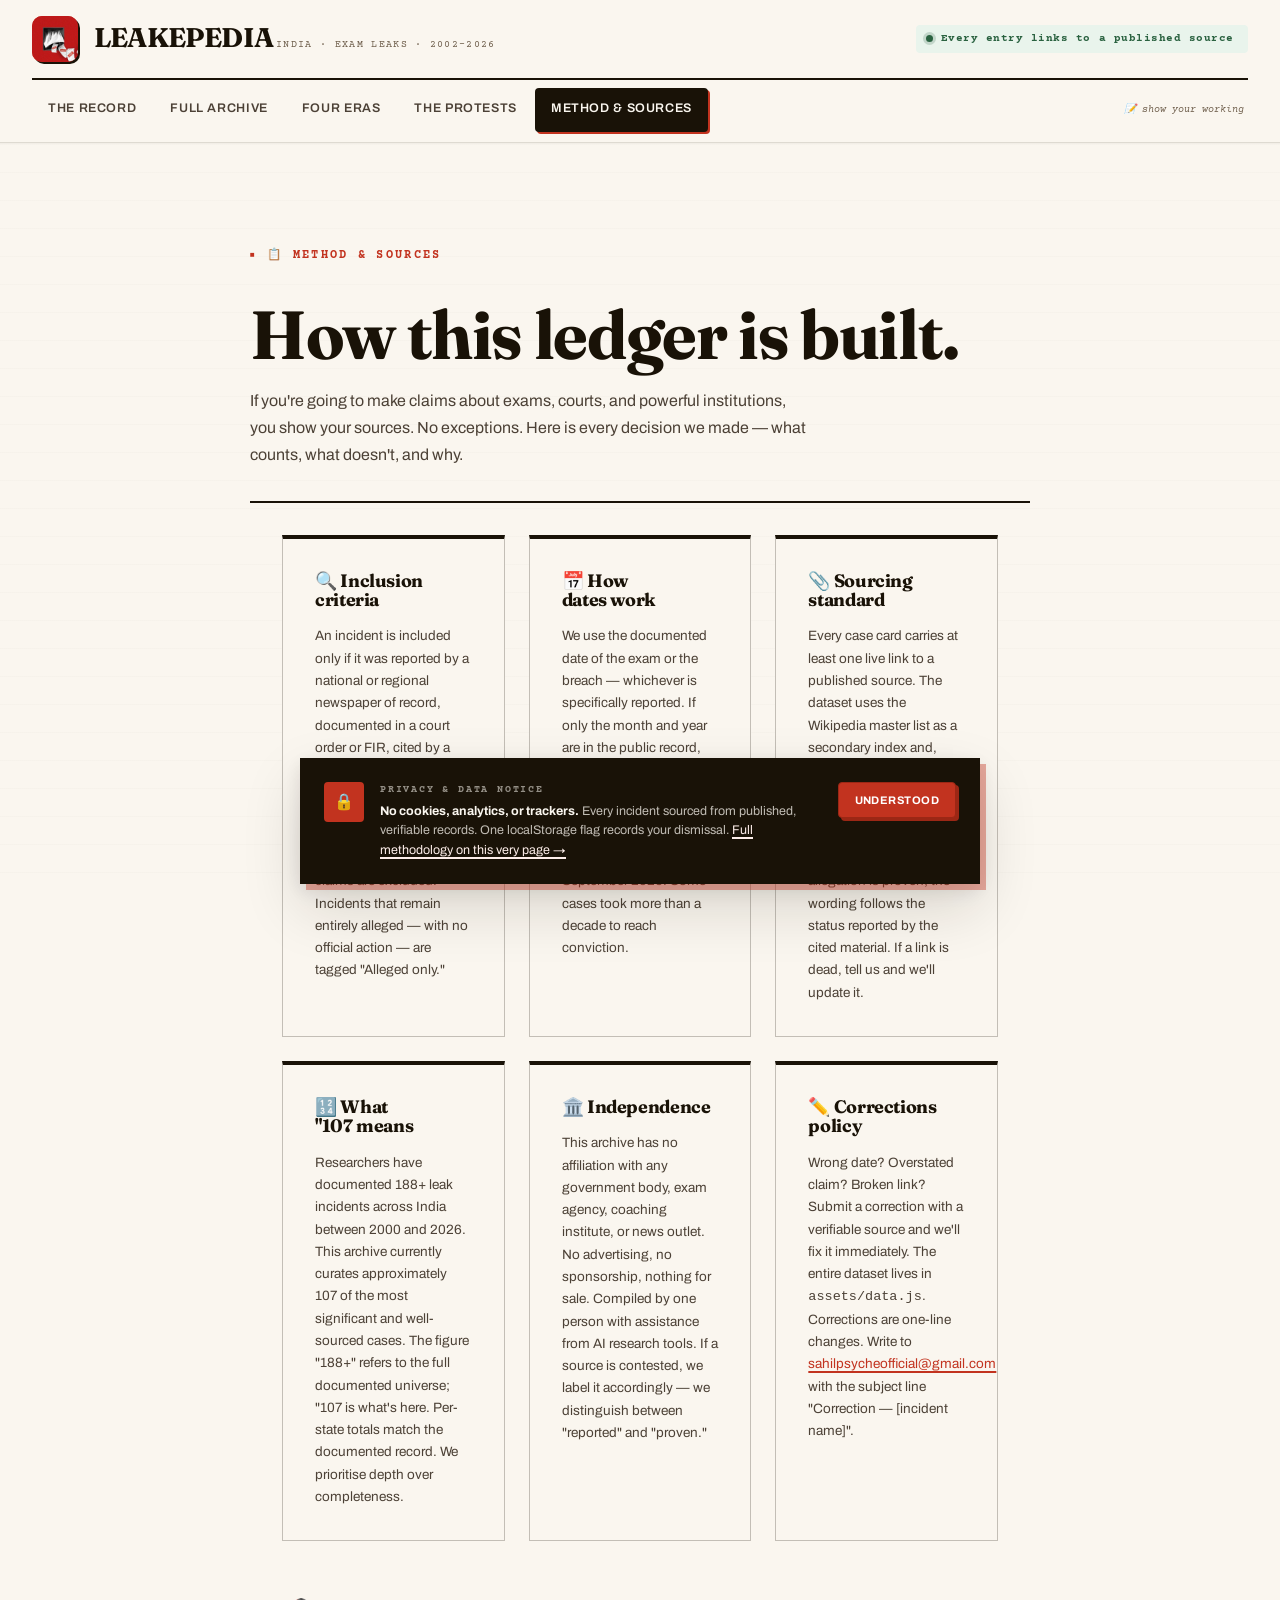
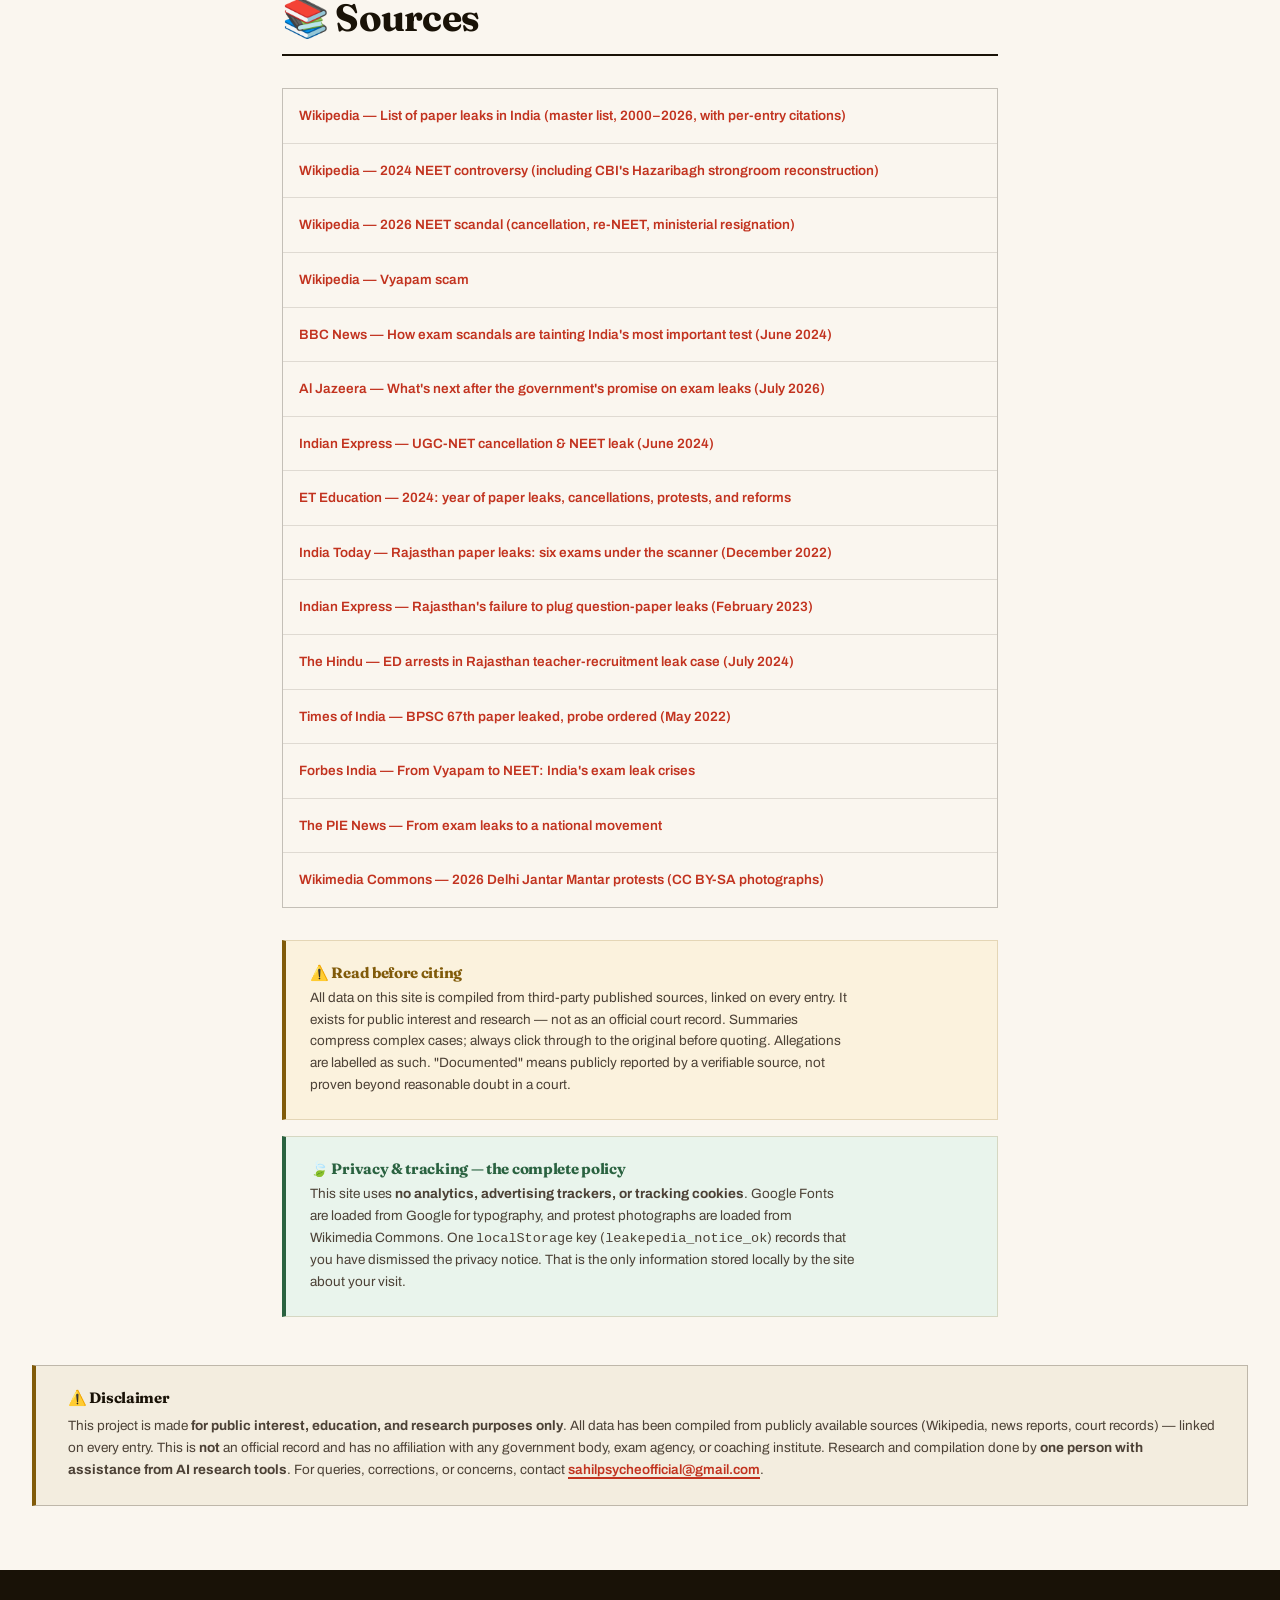
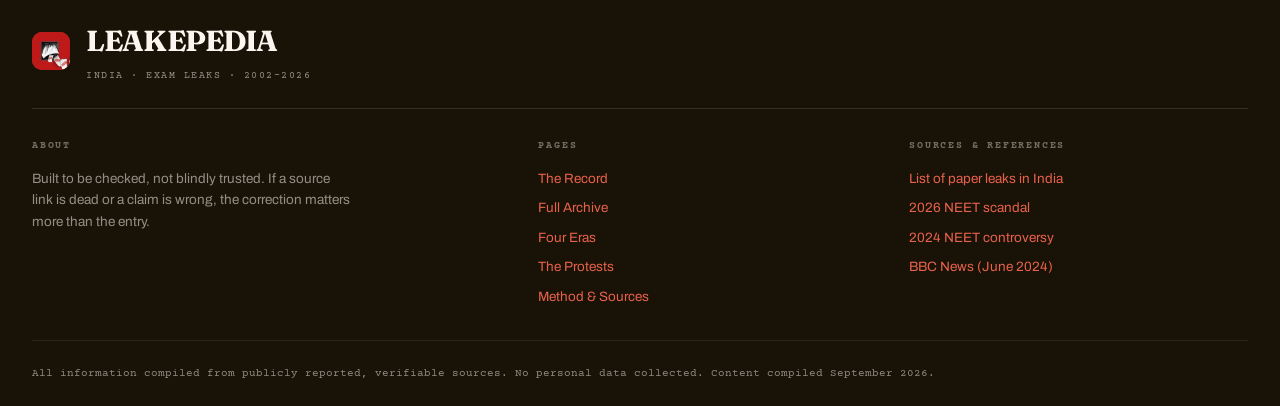
<file: about.html>
<!DOCTYPE html>
<html lang="en">
<head>
  <meta charset="UTF-8">
  <meta name="viewport" content="width=device-width, initial-scale=1.0">
  <title>Method &amp; Sources — LEAKEPEDIA · How This Archive Is Built</title>
  <meta name="description" content="How LEAKEPEDIA compiles its record of India's exam paper leaks: inclusion criteria, sourcing standards, limitations, corrections policy, and how to submit new information.">
  <meta name="theme-color" content="#c2331f">
  <link rel="canonical" href="https://leakepedia.in/about.html">
  <meta property="og:title" content="Method &amp; Sources — LEAKEPEDIA">
  <meta property="og:description" content="Inclusion criteria, sourcing standards, limitations, and corrections policy for LEAKEPEDIA's exam leak archive.">
  <meta property="og:type" content="website">
  <meta property="og:url" content="https://leakepedia.in/about.html">
  <meta property="og:image" content="https://leakepedia.in/assets/og-image.png">
  <meta name="twitter:card" content="summary_large_image">

  <link rel="manifest" href="manifest.json">
  <link rel="icon" type="image/png" href="assets/icon-192.png">
  <link rel="preconnect" href="https://fonts.googleapis.com">
  <link rel="preconnect" href="https://fonts.gstatic.com" crossorigin>
  <link href="https://fonts.googleapis.com/css2?family=Fraunces:ital,opsz,wght@0,9..144,400;0,9..144,600;0,9..144,700;1,9..144,600;1,9..144,700&family=Archivo:wght@400;500;600;700;800&family=Courier+Prime:ital,wght@0,400;0,700;1,400&display=swap" rel="stylesheet">
  <link rel="stylesheet" href="style.css">
</head>
<body>

  <a class="skip-link" href="#main">Skip to content</a>

  <header class="topbar">
    <div class="wrap">
      <div class="topbar-row">
        <a class="brand" href="index.html">
          <span class="brand-logo"><img src="logo-512.png" alt="" width="46" height="46"></span>
          <span class="brand-text">
            <span class="brand-name">LEAKEPEDIA</span>
            <span class="brand-sub">India · Exam Leaks · 2002–2026</span>
          </span>
        </a>
        <div class="topbar-right">
          <span class="verify-strip"><span class="dot"></span>Every entry links to a published source</span>
          <button class="nav-toggle" id="nav-toggle" aria-expanded="false" aria-controls="main-nav" aria-label="Open menu">
            <span class="nav-toggle-bar"></span>
            <span class="nav-toggle-bar"></span>
            <span class="nav-toggle-bar"></span>
          </button>
        </div>
      </div>
      <nav class="nav" id="main-nav" aria-label="Main navigation">
        <a class="tab" href="index.html">The Record</a>
        <a class="tab" href="archive.html">Full Archive</a>
        <a class="tab" href="timeline.html">Four Eras</a>
        <a class="tab" href="protests.html">The Protests</a>
        <a class="tab active" href="about.html" aria-current="page">Method &amp; Sources</a>
        <span class="nav-note">📝 show your working</span>
      </nav>
    </div>
  </header>

  <section class="page-head narrow">
    <span class="kicker">📋 Method &amp; Sources</span>
    <h1>How this ledger is built.</h1>
    <p class="lede">
      If you're going to make claims about exams, courts, and powerful institutions, you show your sources.
      No exceptions. Here is every decision we made — what counts, what doesn't, and why.
    </p>
  </section>

  <main id="main" class="narrow">
    <div class="method-grid">
      <div class="method-card reveal">
        <h3>🔍 Inclusion criteria</h3>
        <p>An incident is included only if it was reported by a national or regional newspaper of record, documented in a court order or FIR, cited by a government inquiry, or listed in the Wikipedia master compilation with per-entry citations. Unverified social media claims are excluded. Incidents that remain entirely alleged — with no official action — are tagged "Alleged only."</p>
      </div>
      <div class="method-card reveal">
        <h3>📅 How dates work</h3>
        <p>We use the documented date of the exam or the breach — whichever is specifically reported. If only the month and year are in the public record, we default to the 1st of that month. Outcome dates reflect the latest publicly reported information as of September 2026. Some cases took more than a decade to reach conviction.</p>
      </div>
      <div class="method-card reveal">
        <h3>📎 Sourcing standard</h3>
        <p>Every case card carries at least one live link to a published source. The dataset uses the Wikipedia master list as a secondary index and, where available, links directly to major reporting or public records. A source link does not by itself mean every allegation is proven; the wording follows the status reported by the cited material. If a link is dead, tell us and we'll update it.</p>
      </div>
      <div class="method-card reveal">
        <h3>🔢 What "107 means</h3>
        <p>Researchers have documented 188+ leak incidents across India between 2000 and 2026. This archive currently curates approximately 107 of the most significant and well-sourced cases. The figure "188+" refers to the full documented universe; "107 is what's here. Per-state totals match the documented record. We prioritise depth over completeness.</p>
      </div>
      <div class="method-card reveal">
        <h3>🏛️ Independence</h3>
        <p>This archive has no affiliation with any government body, exam agency, coaching institute, or news outlet. No advertising, no sponsorship, nothing for sale. Compiled by one person with assistance from AI research tools. If a source is contested, we label it accordingly — we distinguish between "reported" and "proven."</p>
      </div>
      <div class="method-card reveal">
        <h3>✏️ Corrections policy</h3>
        <p>Wrong date? Overstated claim? Broken link? Submit a correction with a verifiable source and we'll fix it immediately. The entire dataset lives in <code>assets/data.js</code>. Corrections are one-line changes. Write to <a href="mailto:sahilpsycheofficial@gmail.com">sahilpsycheofficial@gmail.com</a> with the subject line "Correction — [incident name]".</p>
      </div>
    </div>

    <div class="section-head" style="margin-top:56px">
      <h2>📚 Sources</h2>
    </div>
    <ul class="source-list">
      <li><a href="https://en.wikipedia.org/wiki/List_of_paper_leaks_in_India" target="_blank" rel="noopener">Wikipedia — List of paper leaks in India (master list, 2000–2026, with per-entry citations)</a></li>
      <li><a href="https://en.wikipedia.org/wiki/2024_NEET_controversy" target="_blank" rel="noopener">Wikipedia — 2024 NEET controversy (including CBI's Hazaribagh strongroom reconstruction)</a></li>
      <li><a href="https://en.wikipedia.org/wiki/2026_NEET_scandal" target="_blank" rel="noopener">Wikipedia — 2026 NEET scandal (cancellation, re-NEET, ministerial resignation)</a></li>
      <li><a href="https://en.wikipedia.org/wiki/Vyapam_scam" target="_blank" rel="noopener">Wikipedia — Vyapam scam</a></li>
      <li><a href="https://www.bbc.com/news/articles/c511j589npyo" target="_blank" rel="noopener">BBC News — How exam scandals are tainting India's most important test (June 2024)</a></li>
      <li><a href="https://www.aljazeera.com/news/2026/7/24/indian-student-protests-whats-next-after-modis-promise-on-exam-leaks" target="_blank" rel="noopener">Al Jazeera — What's next after the government's promise on exam leaks (July 2026)</a></li>
      <li><a href="https://indianexpress.com/article/political-pulse/ugc-net-cancellation-neet-paper-leak-unease-sangh-abvp-people-questions-govt-answer-9404936/" target="_blank" rel="noopener">Indian Express — UGC-NET cancellation &amp; NEET leak (June 2024)</a></li>
      <li><a href="https://education.economictimes.indiatimes.com/news/industry/2024-year-of-paper-leaks-test-cancellations-widespread-protests-and-exam-reforms/116888415" target="_blank" rel="noopener">ET Education — 2024: year of paper leaks, cancellations, protests, and reforms</a></li>
      <li><a href="https://www.indiatoday.in/india/story/rajasthan-paper-leak-cases-six-exams-held-2313151-2022-12-24" target="_blank" rel="noopener">India Today — Rajasthan paper leaks: six exams under the scanner (December 2022)</a></li>
      <li><a href="https://indianexpress.com/article/cities/jaipur/testing-times-rajasthan-govt-failure-to-plug-question-paper-leaks-8455665/" target="_blank" rel="noopener">Indian Express — Rajasthan's failure to plug question-paper leaks (February 2023)</a></li>
      <li><a href="https://www.thehindu.com/news/national/rajasthan/ed-arrests-key-official-in-rajasthan-teachers-recruitment-exam-paper-leak-case/article68393466.ece" target="_blank" rel="noopener">The Hindu — ED arrests in Rajasthan teacher-recruitment leak case (July 2024)</a></li>
      <li><a href="https://timesofindia.indiatimes.com/education/news/bpsc-67th-paper-leaked-before-exam-probe-ordered-by-bihar-public-service-commission/articleshow/91422914.cms" target="_blank" rel="noopener">Times of India — BPSC 67th paper leaked, probe ordered (May 2022)</a></li>
      <li><a href="https://www.forbesindia.com/article/news/from-vyapam-to-neet-indias-exam-leak-crises/2993894/1" target="_blank" rel="noopener">Forbes India — From Vyapam to NEET: India's exam leak crises</a></li>
      <li><a href="https://thepienews.com/from-exam-leaks-to-a-national-movement-inside-the-protests-reshaping-indias-education-debate/" target="_blank" rel="noopener">The PIE News — From exam leaks to a national movement</a></li>
      <li><a href="https://commons.wikimedia.org/wiki/Category:2026_Delhi_Jantar_Mantar_protests" target="_blank" rel="noopener">Wikimedia Commons — 2026 Delhi Jantar Mantar protests (CC BY-SA photographs)</a></li>
    </ul>

    <div class="notice-block" style="margin-top:32px">
      <h3>⚠️ Read before citing</h3>
      <p>
        All data on this site is compiled from third-party published sources, linked on every entry.
        It exists for public interest and research — not as an official court record. Summaries compress
        complex cases; always click through to the original before quoting. Allegations are labelled as such.
        "Documented" means publicly reported by a verifiable source, not proven beyond reasonable doubt in a court.
      </p>
    </div>

    <div class="notice-block" style="background:var(--green-soft);border-left-color:var(--green);margin-top:16px">
      <h3 style="color:var(--green)">🍃 Privacy &amp; tracking — the complete policy</h3>
      <p>
        This site uses <strong>no analytics, advertising trackers, or tracking cookies</strong>. Google Fonts are loaded from Google for typography, and protest photographs are loaded from Wikimedia Commons. One <code>localStorage</code> key (<code>leakepedia_notice_ok</code>) records that you have dismissed the privacy notice.
        That is the only information stored locally by the site about your visit.
      </p>
    </div>
  </main>

  <section class="wrap">
    <div id="disclaimer-block"></div>
  </section>

  <footer class="footer">
    <div class="wrap">
      <div class="footer-masthead">
        <div class="brand-logo" style="width:38px;height:38px;"><img src="logo-512.png" alt="" width="38" height="38"></div>
        <div>
          <div class="footer-brand-name">LEAKEPEDIA</div>
          <div class="footer-brand-sub">India · Exam Leaks · 2002–2026</div>
        </div>
      </div>
      <div class="footer-grid">
        <div>
          <h4>About</h4>
          <p>Built to be checked, not blindly trusted. If a source link is dead or a claim is wrong, the correction matters more than the entry.</p>
        </div>
        <div>
          <h4>Pages</h4>
          <ul>
            <li><a href="index.html">The Record</a></li>
            <li><a href="archive.html">Full Archive</a></li>
            <li><a href="timeline.html">Four Eras</a></li>
            <li><a href="protests.html">The Protests</a></li>
            <li><a href="about.html">Method &amp; Sources</a></li>
          </ul>
        </div>
        <div>
          <h4>Sources & References</h4>
          <ul>
            <li><a href="https://en.wikipedia.org/wiki/List_of_paper_leaks_in_India" target="_blank" rel="noopener">List of paper leaks in India</a></li>
            <li><a href="https://en.wikipedia.org/wiki/2026_NEET_scandal" target="_blank" rel="noopener">2026 NEET scandal</a></li>
            <li><a href="https://en.wikipedia.org/wiki/2024_NEET_controversy" target="_blank" rel="noopener">2024 NEET controversy</a></li>
            <li><a href="https://www.bbc.com/news/articles/c511j589npyo" target="_blank" rel="noopener">BBC News (June 2024)</a></li>
          </ul>
        </div>
      </div>
      <div class="fineprint">
        All information compiled from publicly reported, verifiable sources. No personal data collected. Content compiled September <span class="js-year">2026</span>.
      </div>
    </div>
  </footer>

  <div class="cookiebar" id="cookiebar" role="dialog" aria-label="Privacy notice">
    <div class="cb-icon" aria-hidden="true">🔒</div>
    <div class="cb-text">
      <div class="cb-title">Privacy &amp; Data Notice</div>
      <p><b>No cookies, analytics, or trackers.</b> Every incident sourced from published, verifiable records. One localStorage flag records your dismissal. <a href="about.html">Full methodology on this very page →</a></p>
    </div>
    <div class="cb-actions">
      <button class="btn small red" id="cookie-ok">Understood</button>
    </div>
  </div>

  <button class="back-to-top" id="back-to-top" aria-label="Back to top">↑</button>

  <noscript><style>.splash{display:none!important}</style></noscript>
  <script src="data.js"></script>
  <script src="app.js"></script>
</body>
</html>
</file>
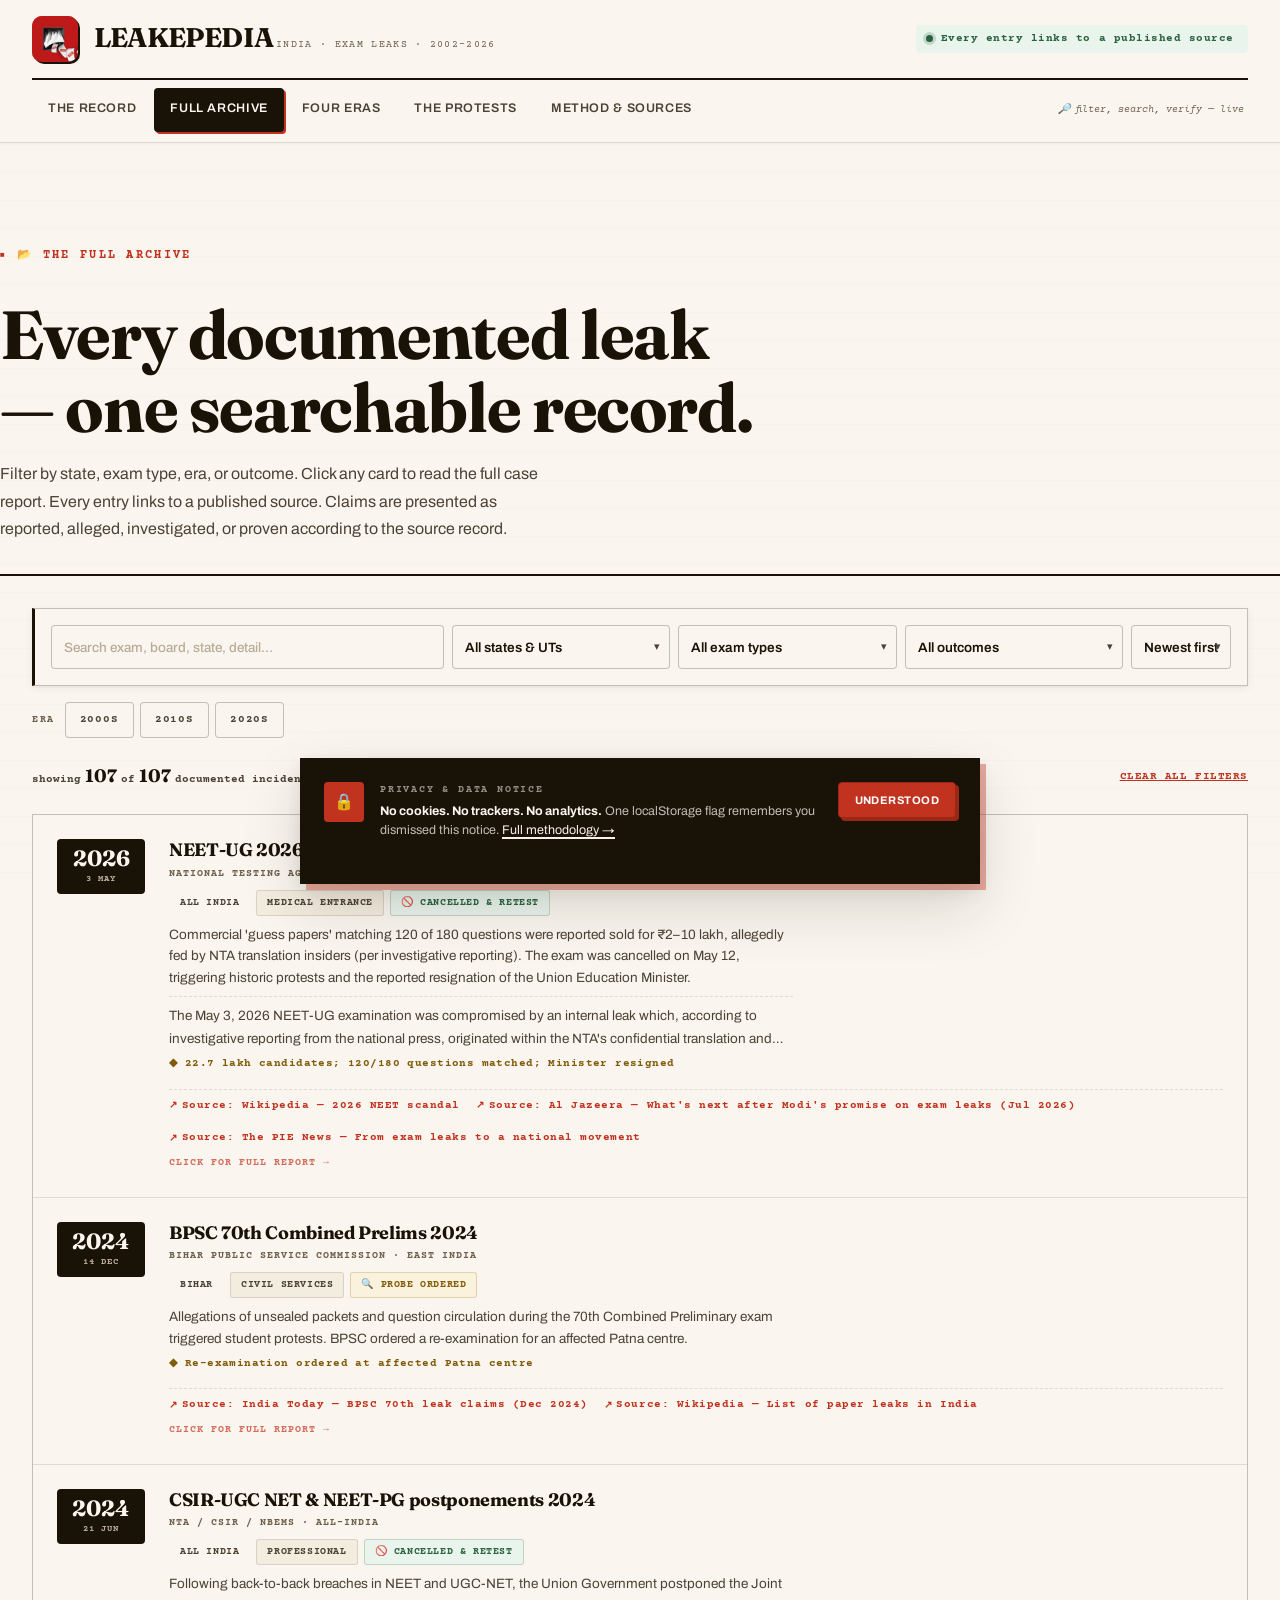
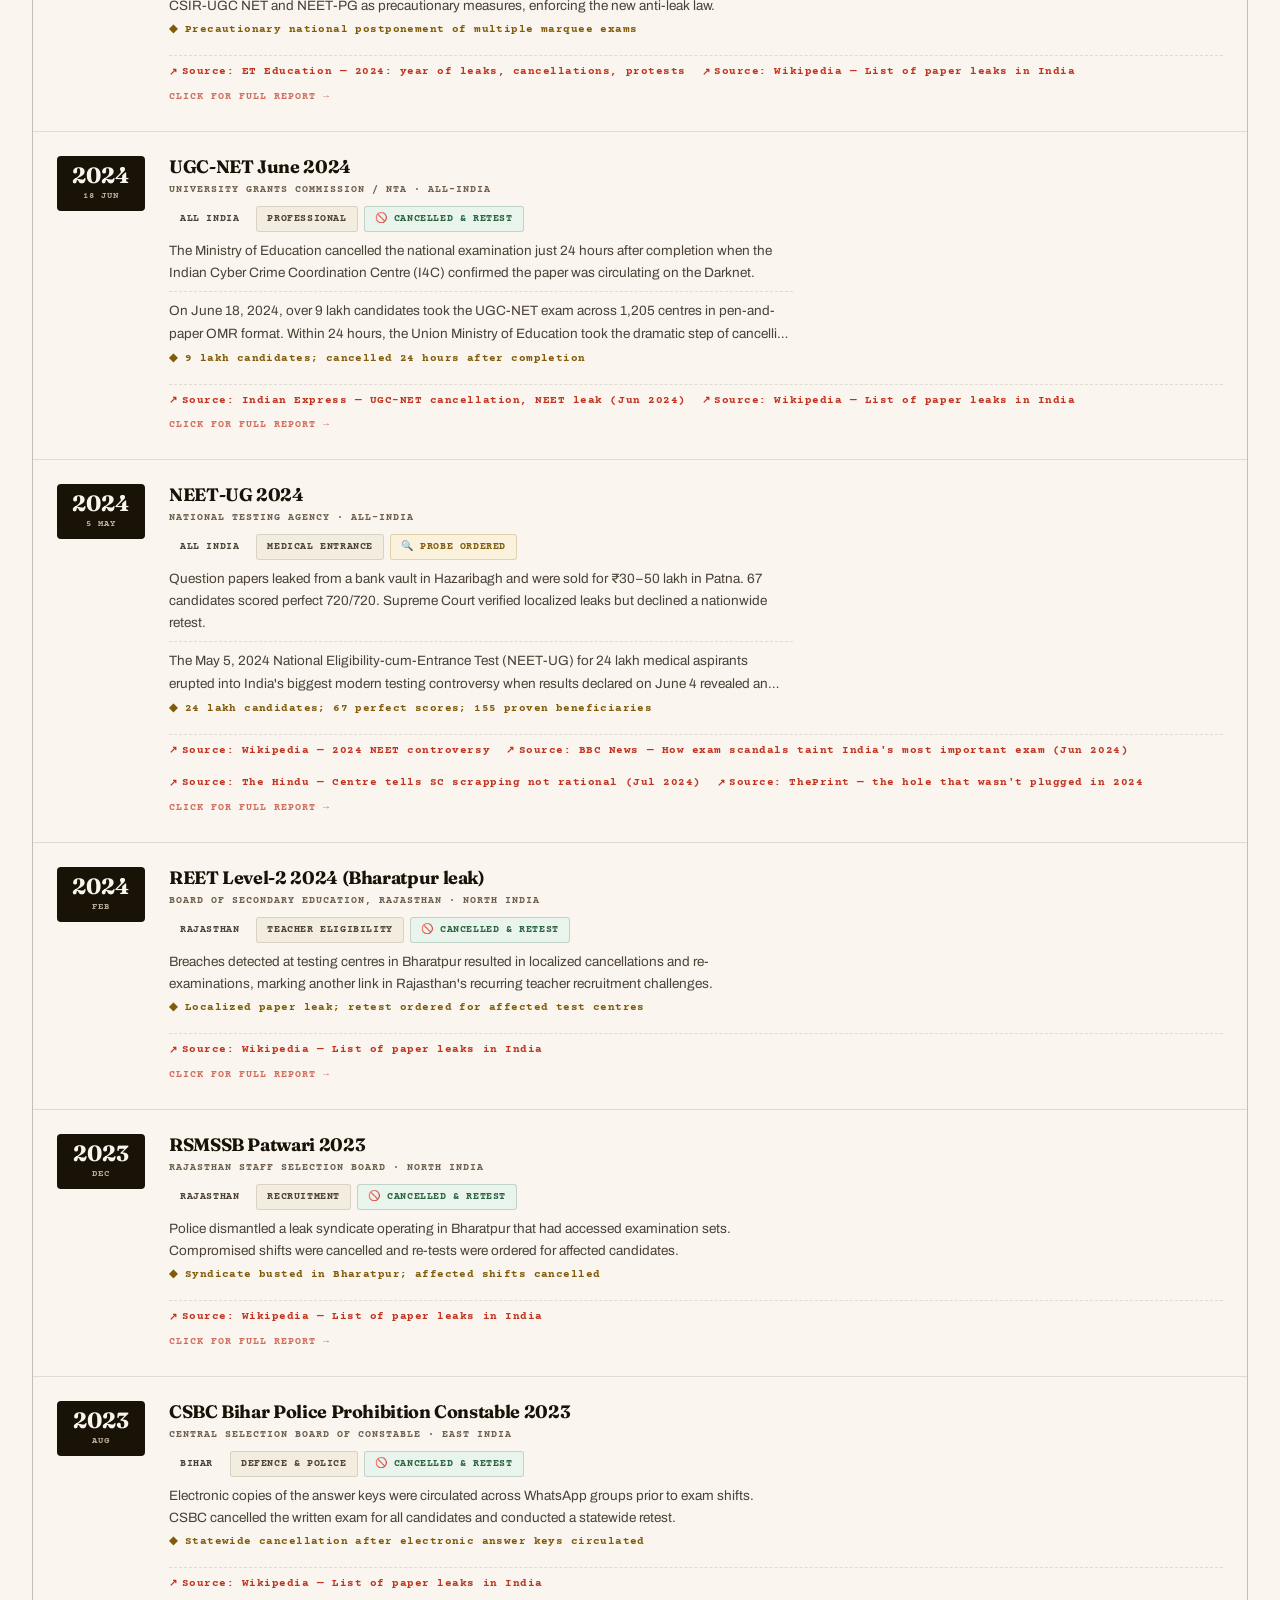
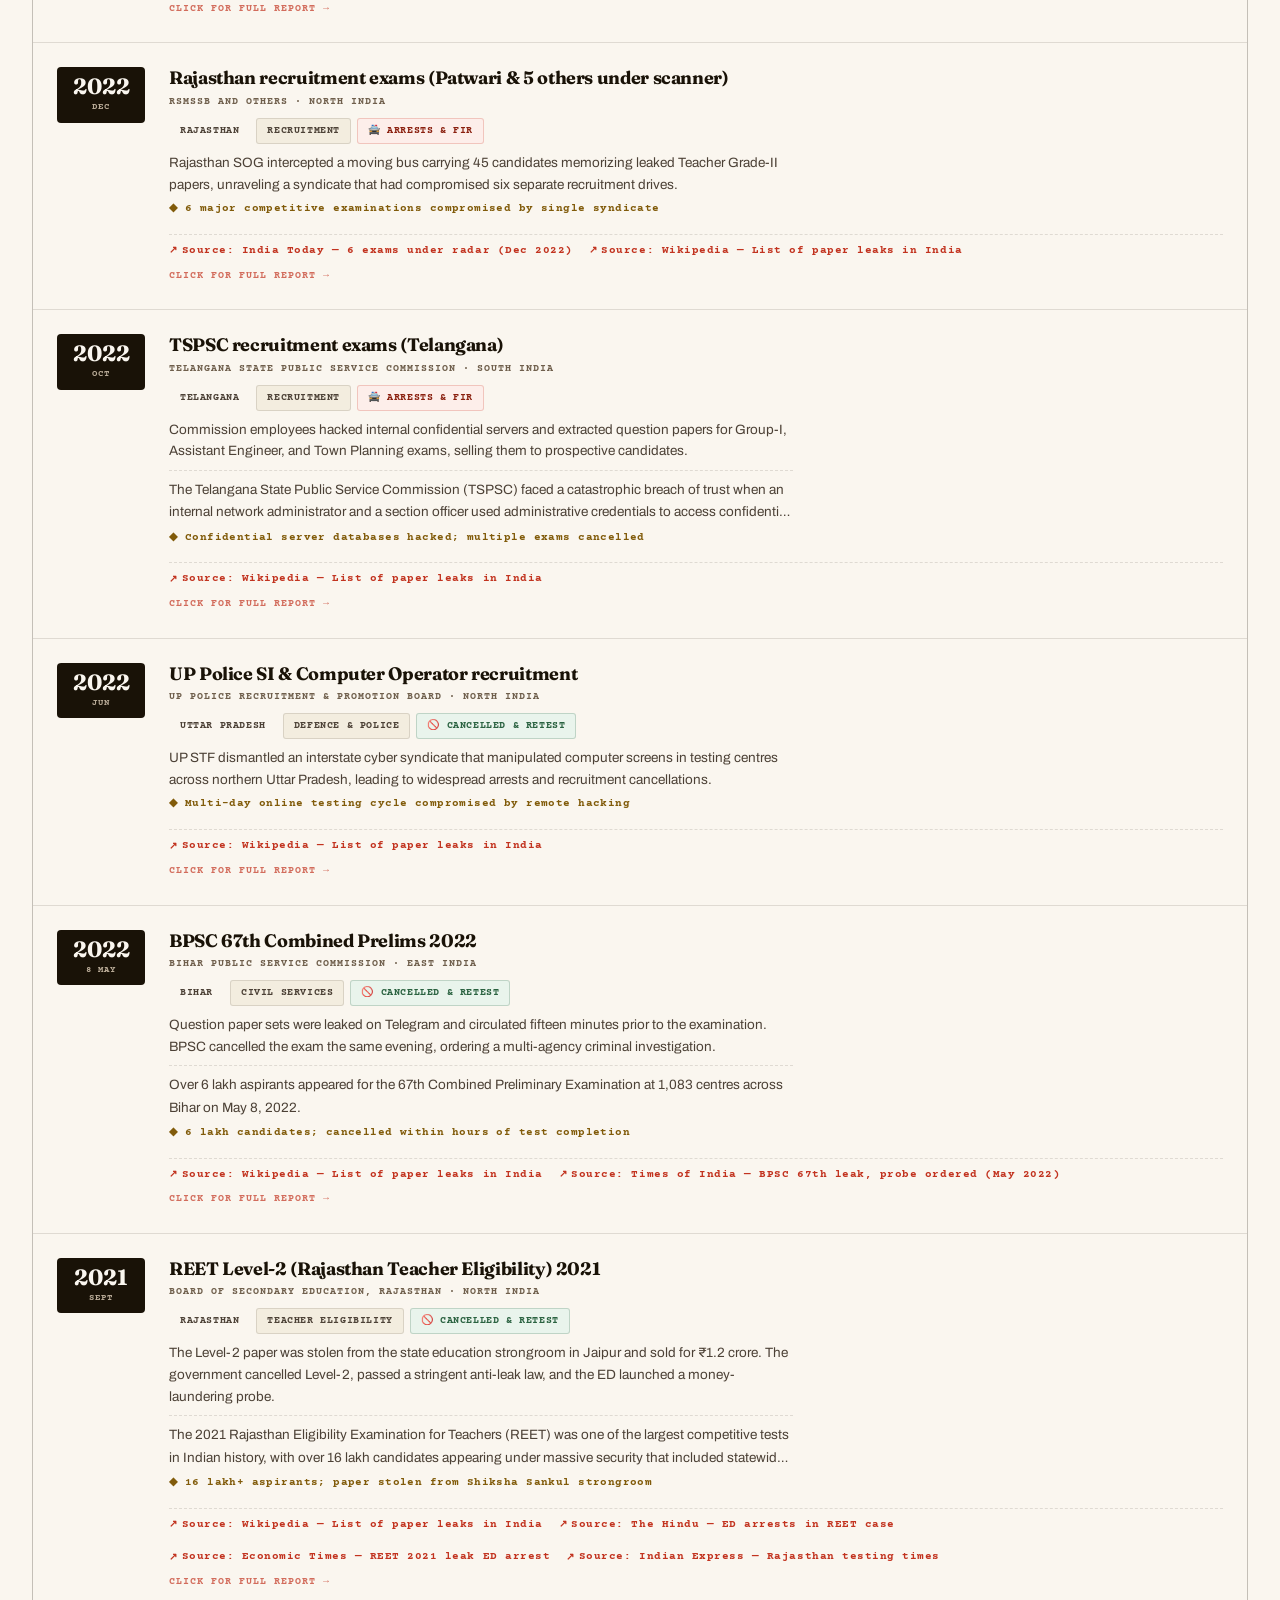
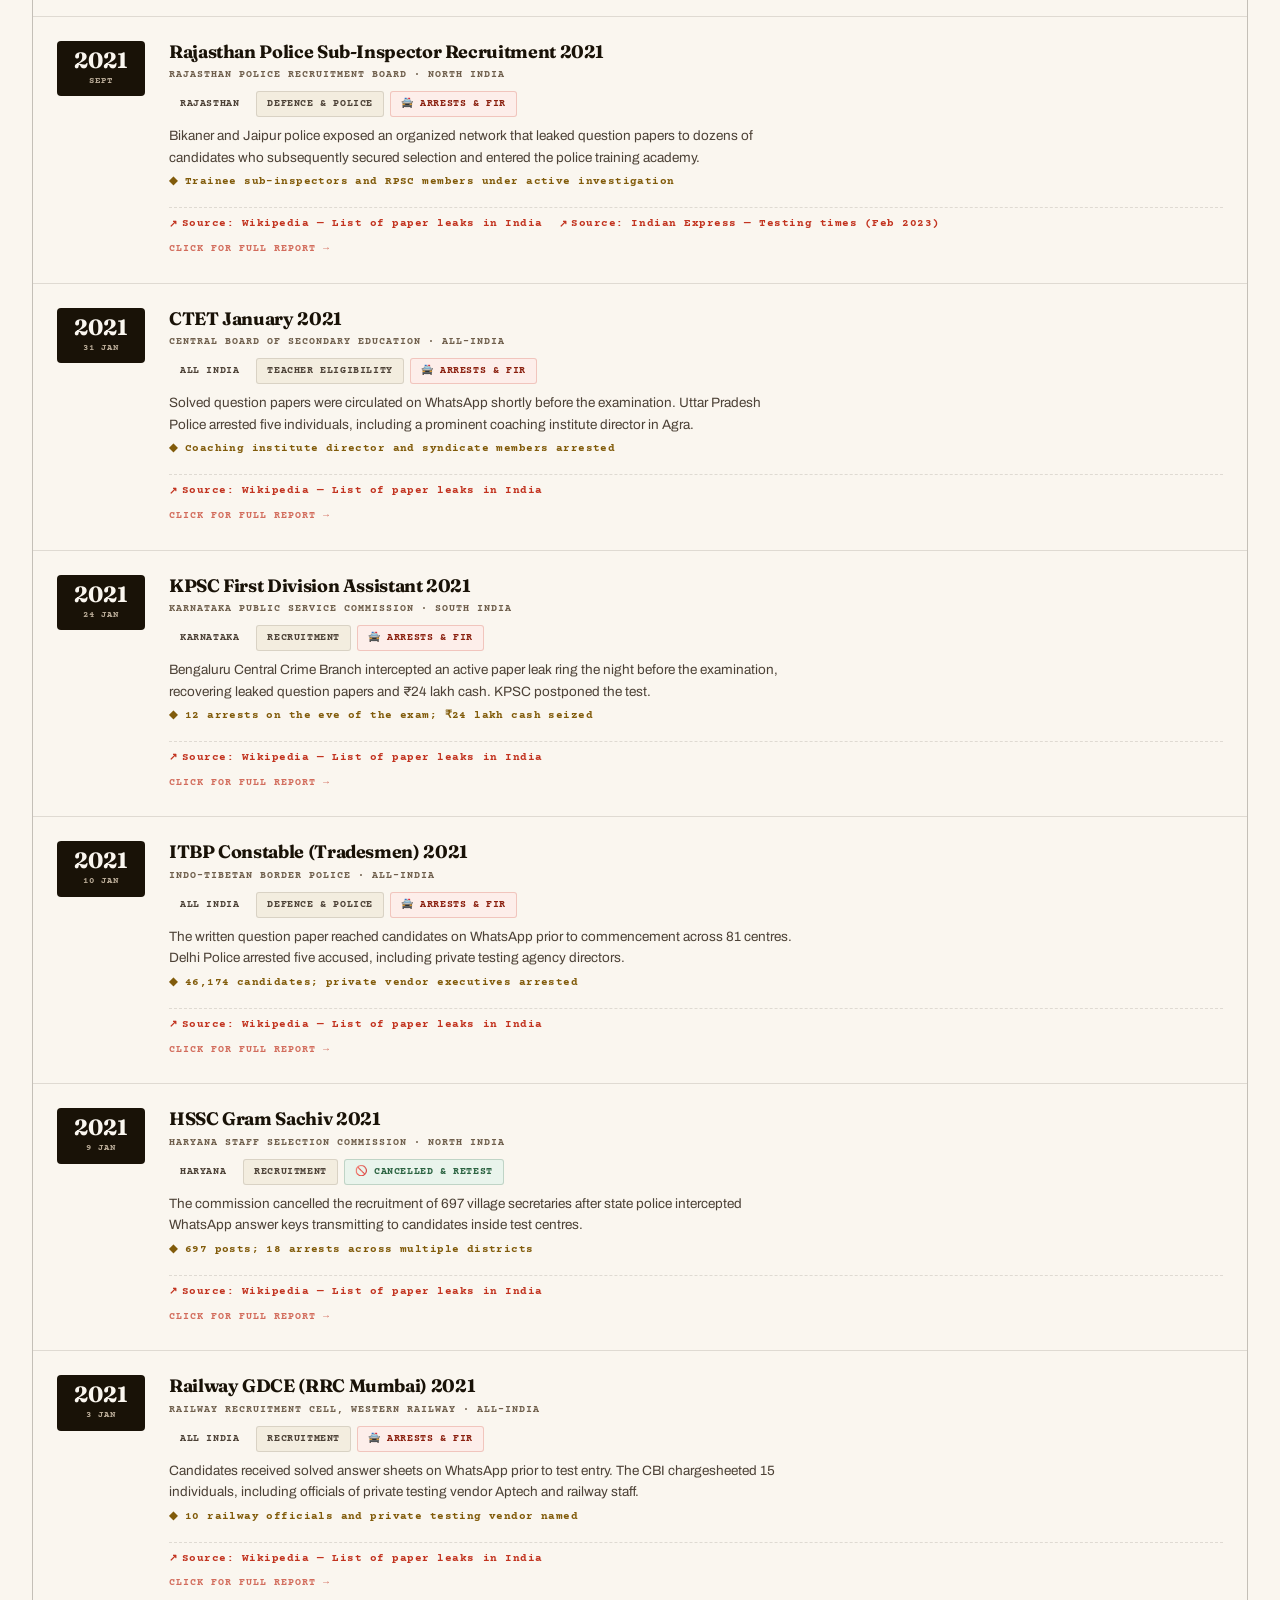
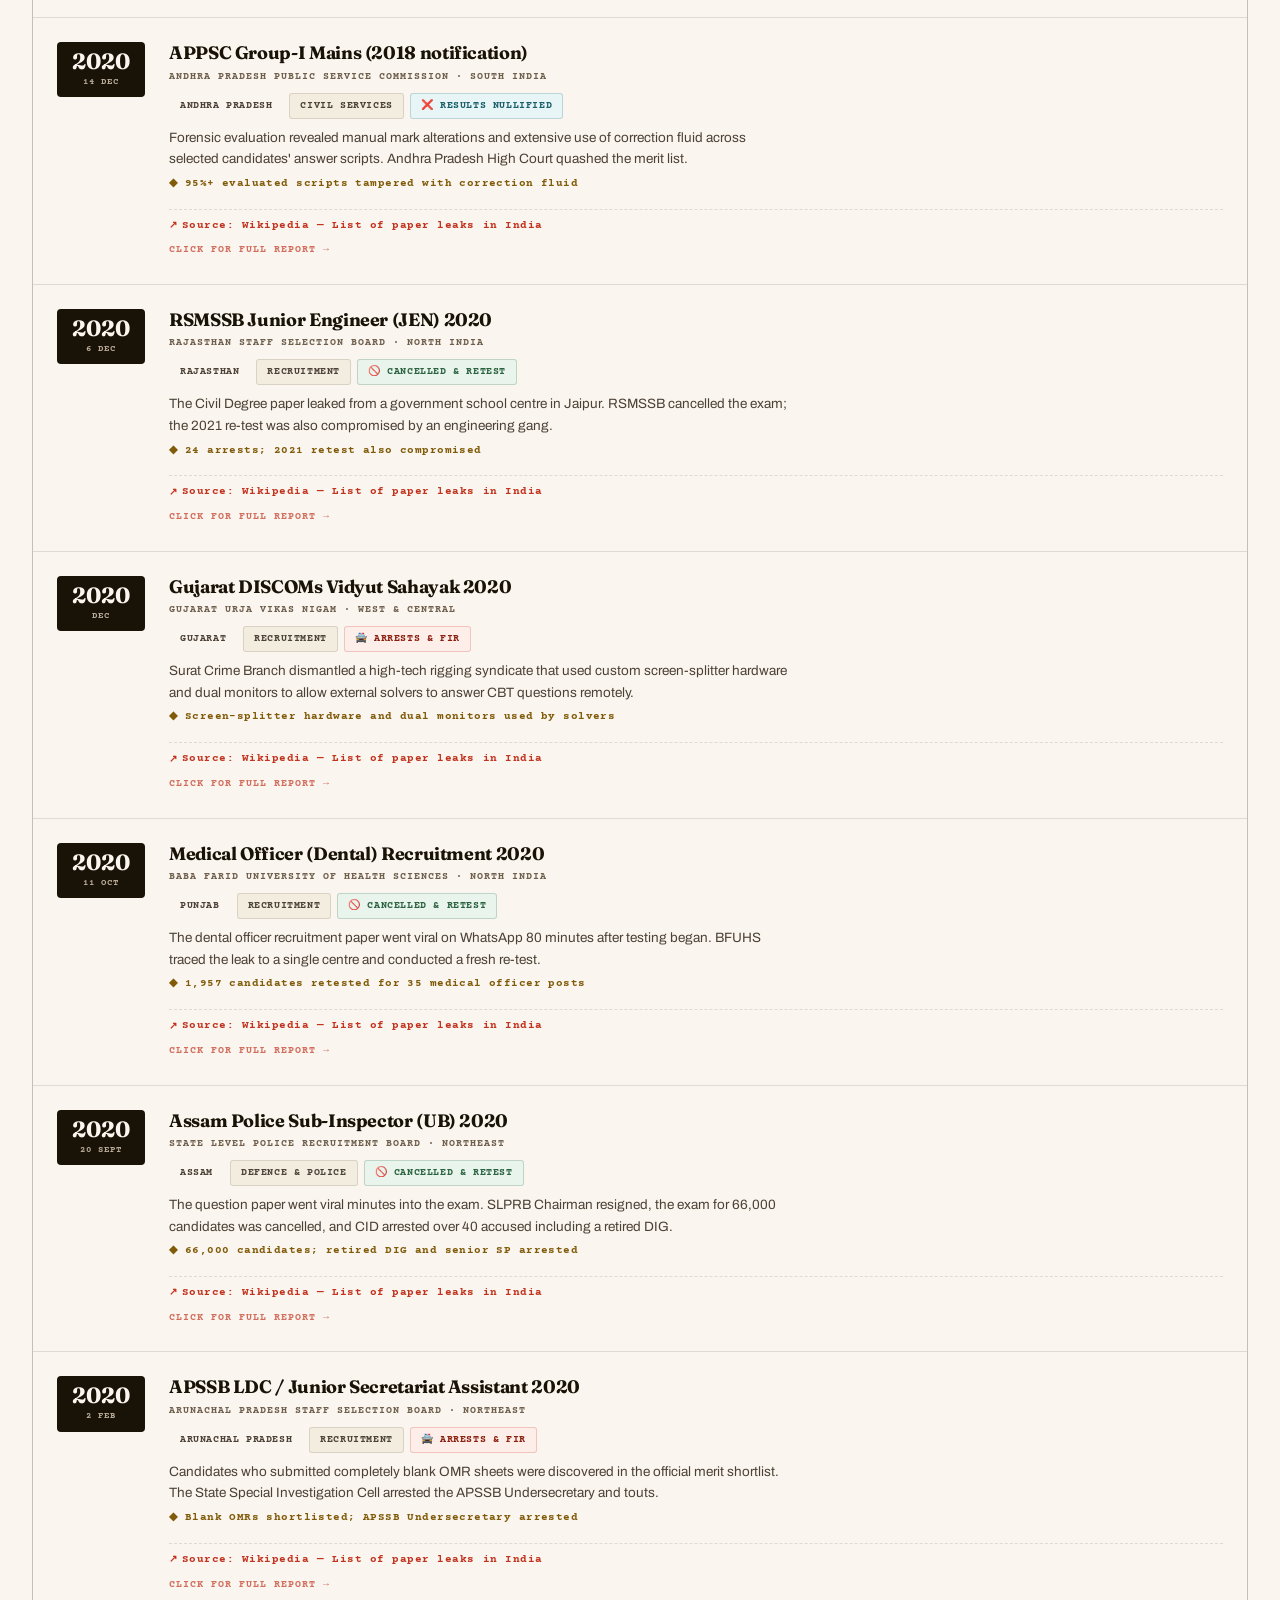
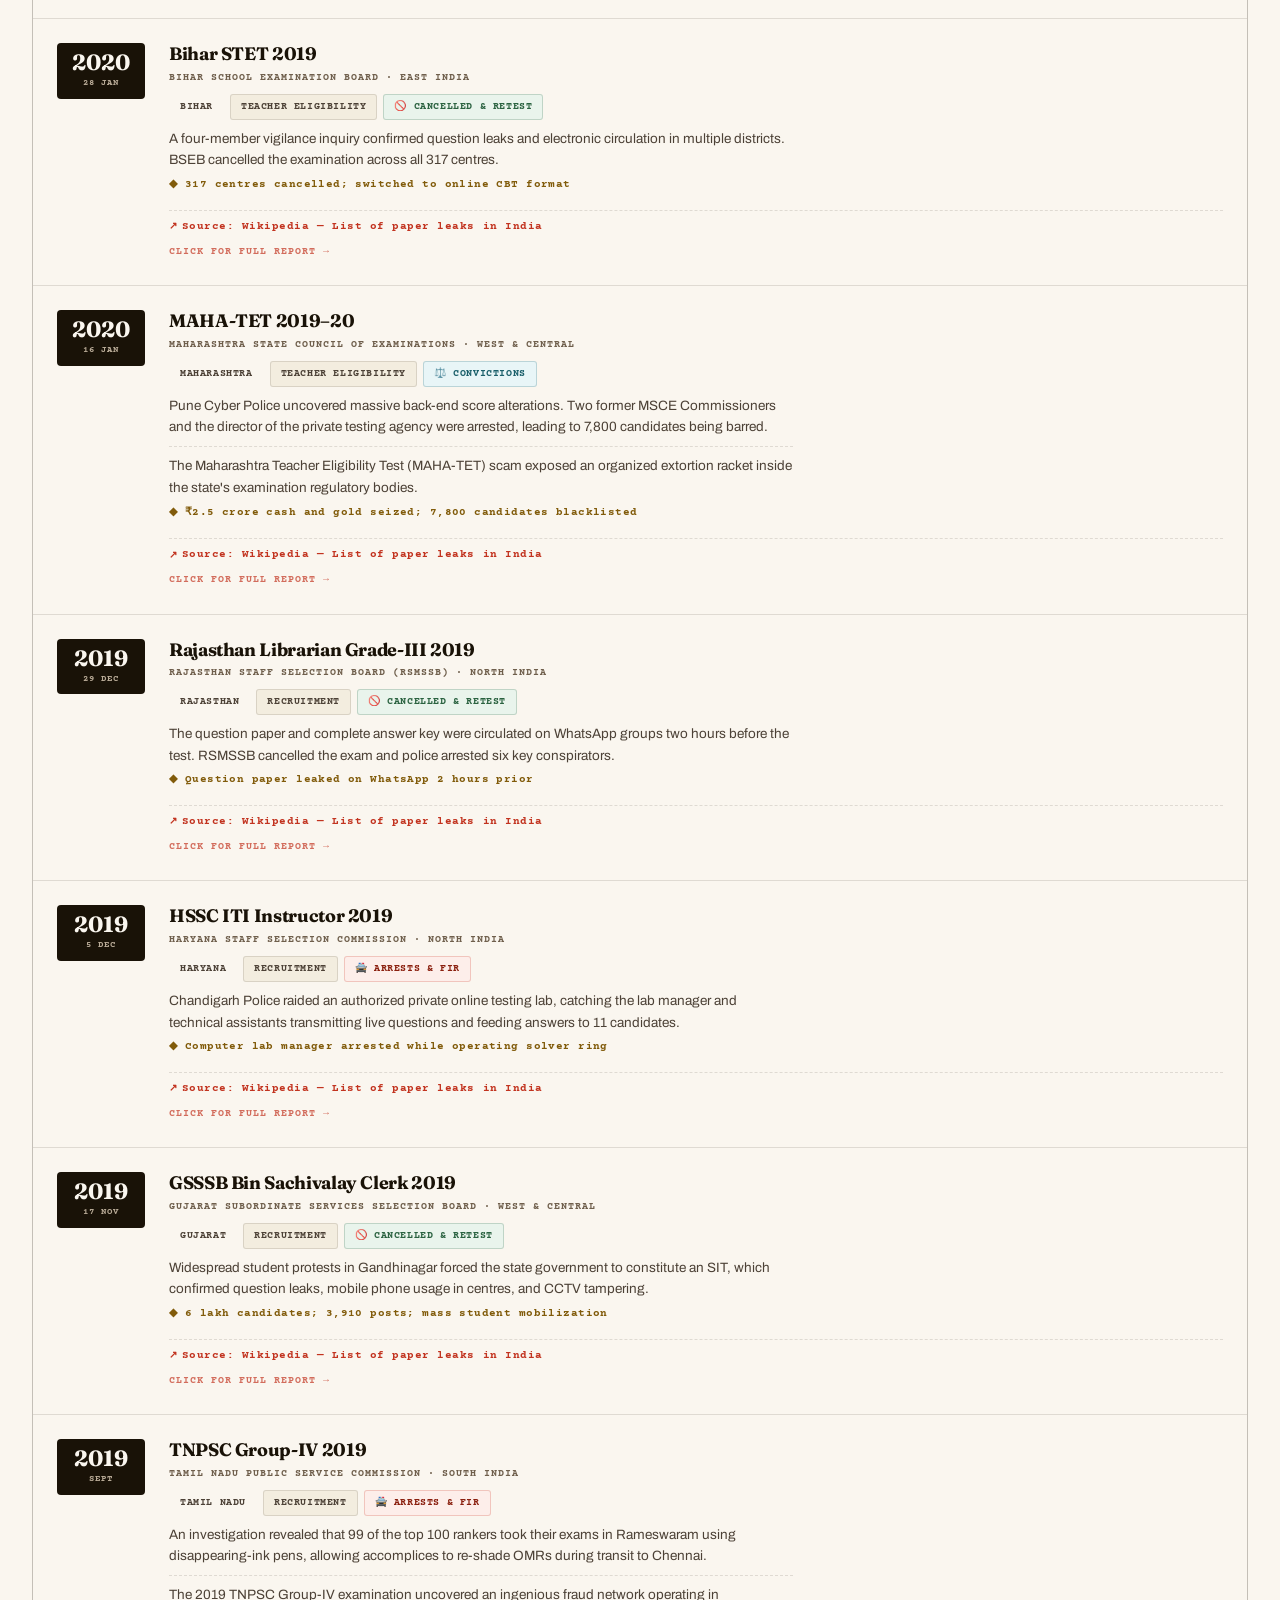
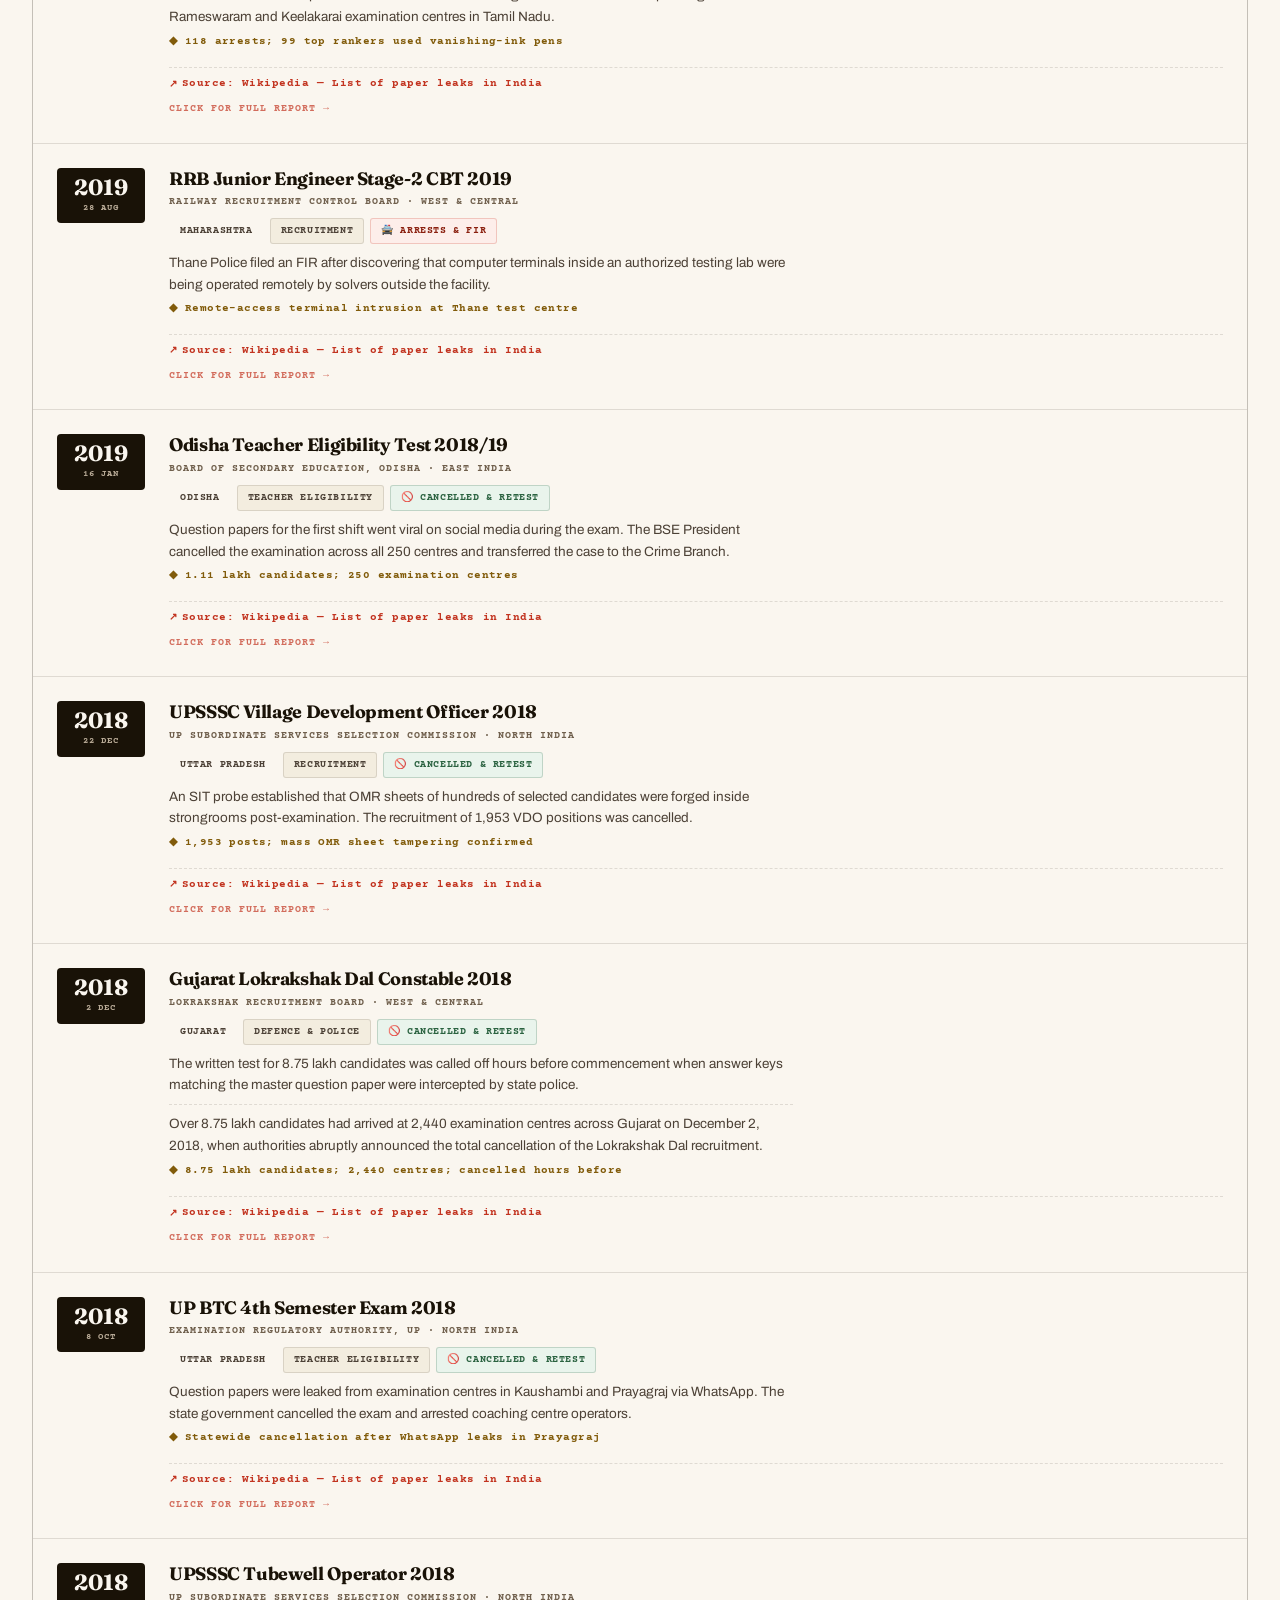
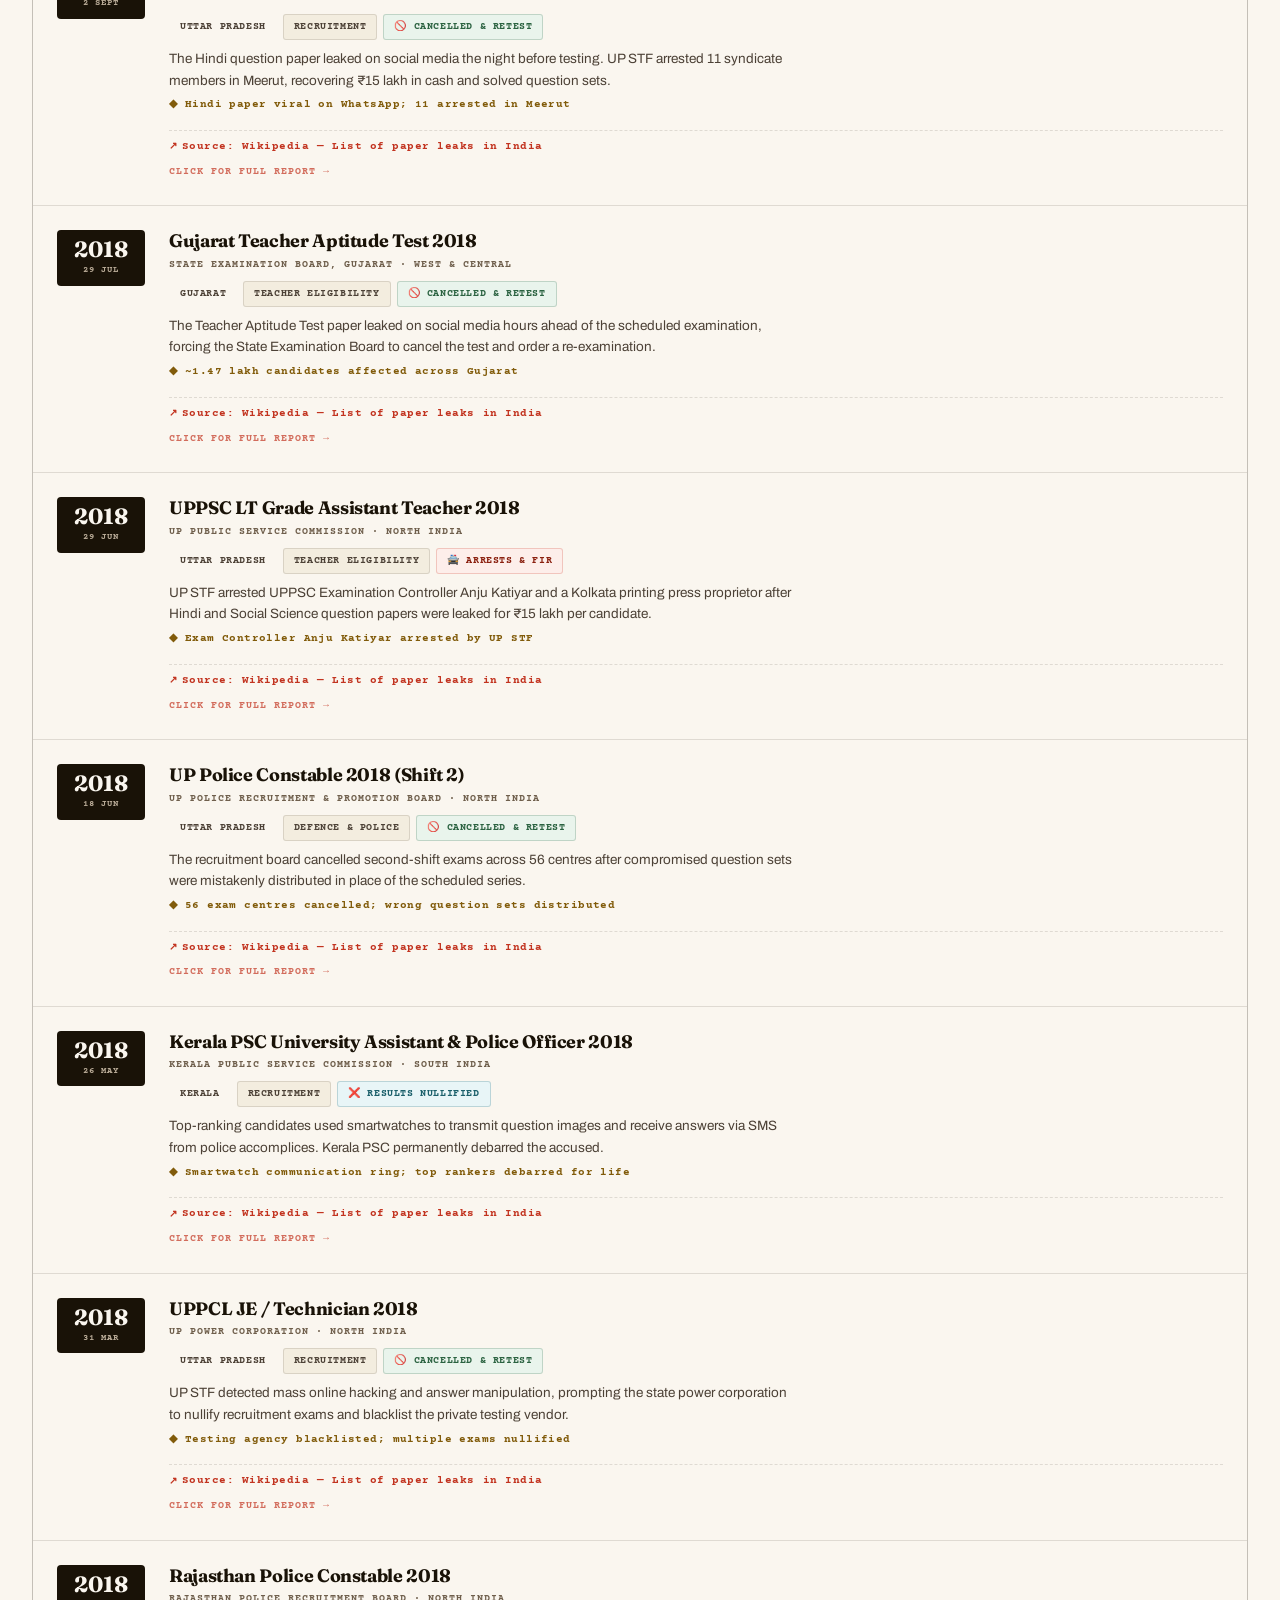
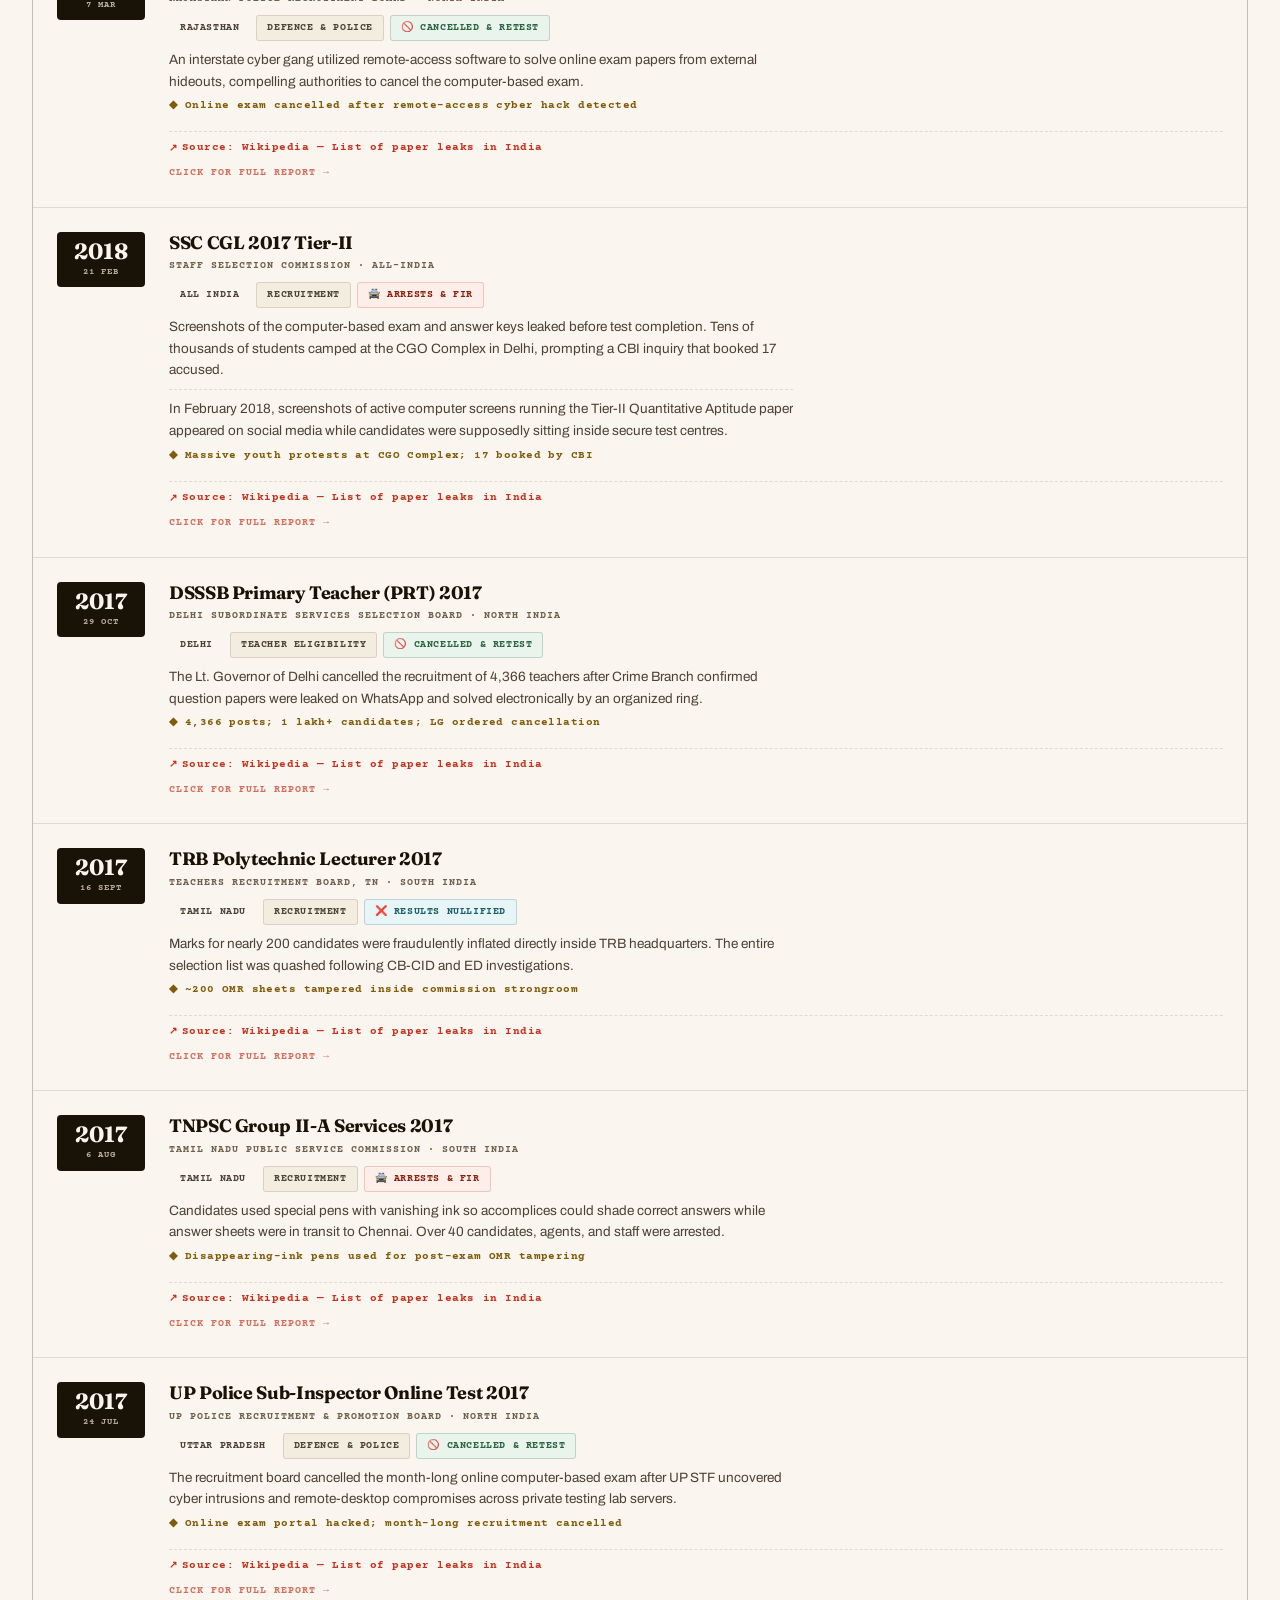
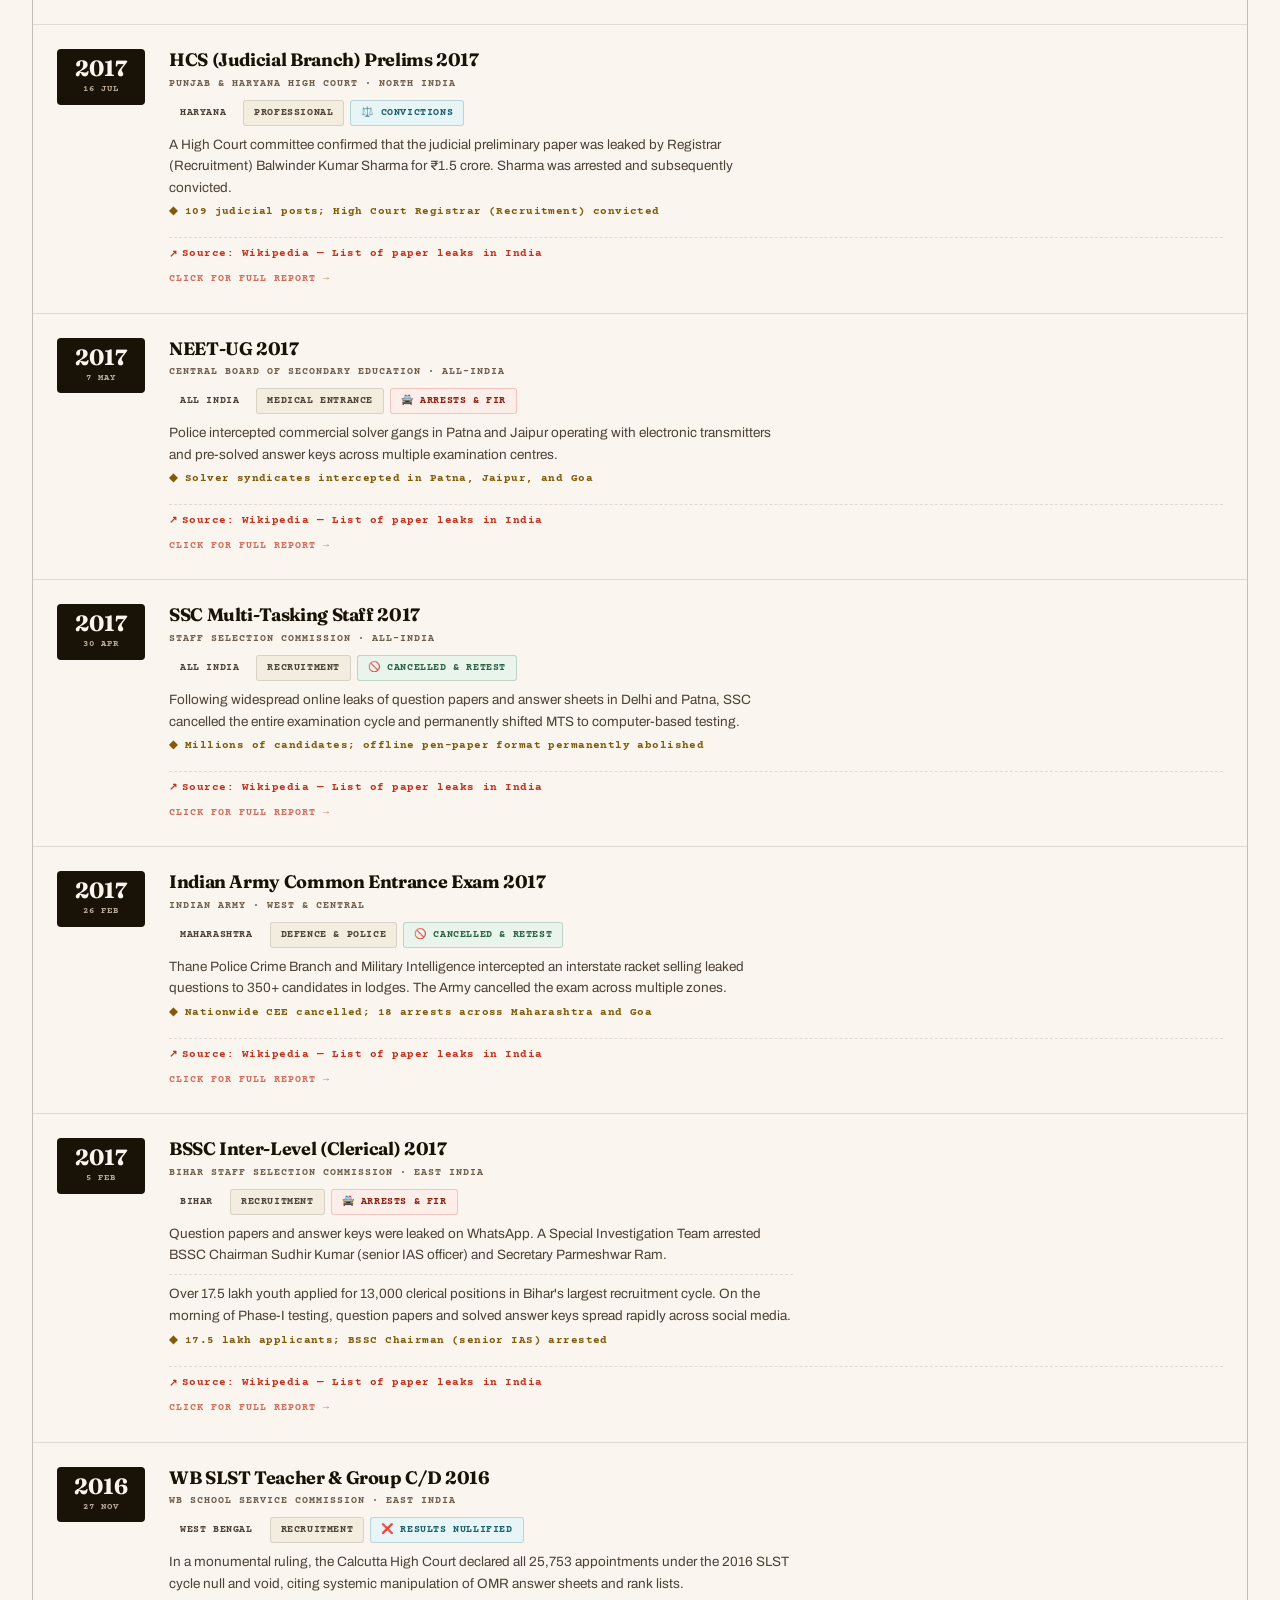
<file: archive.html>
<!DOCTYPE html>
<html lang="en">
<head>
  <meta charset="UTF-8">
  <meta name="viewport" content="width=device-width, initial-scale=1.0">
  <title>Full Archive — LEAKEPEDIA · India's Exam Leak Database</title>
  <meta name="description" content="Search and filter 107 documented Indian exam leak records. Every incident sourced from court records, national dailies, and the Wikipedia master list.">
  <meta name="theme-color" content="#c2331f">
  <link rel="canonical" href="https://leakepedia.in/archive.html">

  <meta property="og:title" content="Full Archive — LEAKEPEDIA · India's Exam Leak Database">
  <meta property="og:description" content="107 documented incidents. Filter by state, exam type, era, outcome. Every card links to a published source.">
  <meta property="og:type" content="website">
  <meta property="og:url" content="https://leakepedia.in/archive.html">
  <meta property="og:image" content="https://leakepedia.in/assets/og-image.png">
  <meta name="twitter:card" content="summary_large_image">

  <link rel="manifest" href="manifest.json">
  <link rel="icon" type="image/png" href="assets/icon-192.png">

  <link rel="preconnect" href="https://fonts.googleapis.com">
  <link rel="preconnect" href="https://fonts.gstatic.com" crossorigin>
  <link href="https://fonts.googleapis.com/css2?family=Fraunces:ital,opsz,wght@0,9..144,400;0,9..144,600;0,9..144,700;1,9..144,600;1,9..144,700&family=Archivo:wght@400;500;600;700;800&family=Courier+Prime:ital,wght@0,400;0,700;1,400&display=swap" rel="stylesheet">
  <link rel="stylesheet" href="style.css">
</head>
<body>

  <a class="skip-link" href="#main">Skip to content</a>

  <header class="topbar">
    <div class="wrap">
      <div class="topbar-row">
        <a class="brand" href="index.html">
          <span class="brand-logo"><img src="logo-512.png" alt="" width="46" height="46"></span>
          <span class="brand-text">
            <span class="brand-name">LEAKEPEDIA</span>
            <span class="brand-sub">India · Exam Leaks · 2002–2026</span>
          </span>
        </a>
        <div class="topbar-right">
          <span class="verify-strip"><span class="dot"></span>Every entry links to a published source</span>
          <button class="nav-toggle" id="nav-toggle" aria-expanded="false" aria-controls="main-nav" aria-label="Open menu">
            <span class="nav-toggle-bar"></span>
            <span class="nav-toggle-bar"></span>
            <span class="nav-toggle-bar"></span>
          </button>
        </div>
      </div>
      <nav class="nav" id="main-nav" aria-label="Main navigation">
        <a class="tab" href="index.html">The Record</a>
        <a class="tab active" href="archive.html" aria-current="page">Full Archive</a>
        <a class="tab" href="timeline.html">Four Eras</a>
        <a class="tab" href="protests.html">The Protests</a>
        <a class="tab" href="about.html">Method &amp; Sources</a>
        <span class="nav-note">🔎 filter, search, verify — live</span>
      </nav>
    </div>
  </header>

  <section class="page-head wrap">
    <span class="kicker">📂 The Full Archive</span>
    <h1>Every documented leak — one searchable record.</h1>
    <p class="lede">
      Filter by state, exam type, era, or outcome. Click any card to read the full case report.
      Every entry links to a published source. Claims are presented as reported, alleged, investigated, or proven according to the source record.
    </p>
  </section>

  <main id="main" class="wrap">
    <div class="filter-bar" role="search" aria-label="Filter incidents">
      <div class="field noarrow">
        <input id="f-search" type="search" placeholder="Search exam, board, state, detail…" autocomplete="off" aria-label="Search incidents">
      </div>
      <div class="field">
        <select id="f-state" aria-label="Filter by state"></select>
      </div>
      <div class="field">
        <select id="f-type" aria-label="Filter by exam type"></select>
      </div>
      <div class="field">
        <select id="f-status" aria-label="Filter by outcome"></select>
      </div>
      <div class="field">
        <select id="f-sort" aria-label="Sort order">
          <option value="desc">Newest first</option>
          <option value="asc">Oldest first</option>
        </select>
      </div>
    </div>

    <div class="era-chips" role="group" aria-label="Filter by decade">
      <span style="font-family:var(--font-mono);font-size:10px;font-weight:700;letter-spacing:.15em;text-transform:uppercase;color:var(--ink-faint);margin-right:4px">Era</span>
      <button class="era-chip" data-era="2000s">2000s</button>
      <button class="era-chip" data-era="2010s">2010s</button>
      <button class="era-chip" data-era="2020s">2020s</button>
    </div>

    <div class="result-line">
      <div class="result-count" id="result-count" aria-live="polite"></div>
      <button class="reset-link" id="reset-filters">Clear all filters</button>
    </div>

    <div class="case-list" id="case-list" role="list">
      <!-- Rendered by app.js -->
    </div>

    <noscript>
      <div class="empty-state" style="margin-top:24px">
        <div class="big">JavaScript required</div>
        <p>The archive requires JavaScript to search and filter. Please enable it — or browse the <a href="https://en.wikipedia.org/wiki/List_of_paper_leaks_in_India" rel="noopener">Wikipedia source list</a> directly.</p>
      </div>
    </noscript>
  </main>

  <section class="wrap">
    <div id="disclaimer-block"></div>
  </section>

  <footer class="footer">
    <div class="wrap">
      <div class="footer-masthead">
        <div class="brand-logo" style="width:38px;height:38px;"><img src="logo-512.png" alt="" width="38" height="38"></div>
        <div>
          <div class="footer-brand-name">LEAKEPEDIA</div>
          <div class="footer-brand-sub">India · Exam Leaks · 2002–2026</div>
        </div>
      </div>
      <div class="footer-grid">
        <div>
          <h4>About</h4>
          <p>Compiled from public records and cited news reports. Where only month and year is documented, the 1st of the month is shown. Outcomes reflect the latest publicly reported information as of September <span class="js-year">2026</span>.</p>
        </div>
        <div>
          <h4>Pages</h4>
          <ul>
            <li><a href="index.html">The Record</a></li>
            <li><a href="archive.html">Full Archive</a></li>
            <li><a href="timeline.html">Four Eras</a></li>
            <li><a href="protests.html">The Protests</a></li>
            <li><a href="about.html">Method &amp; Sources</a></li>
          </ul>
        </div>
        <div>
          <h4>Sources & References</h4>
          <ul>
            <li><a href="https://en.wikipedia.org/wiki/List_of_paper_leaks_in_India" target="_blank" rel="noopener">List of paper leaks in India</a></li>
            <li><a href="https://en.wikipedia.org/wiki/2026_NEET_scandal" target="_blank" rel="noopener">2026 NEET scandal</a></li>
            <li><a href="https://en.wikipedia.org/wiki/2024_NEET_controversy" target="_blank" rel="noopener">2024 NEET controversy</a></li>
            <li><a href="https://www.bbc.com/news/articles/c511j589npyo" target="_blank" rel="noopener">BBC News (June 2024)</a></li>
          </ul>
        </div>
      </div>
      <div class="fineprint">
        All information compiled from publicly reported sources, linked on every entry. No personal data collected. Content compiled September <span class="js-year">2026</span>.
      </div>
    </div>
  </footer>

  <div class="cookiebar" id="cookiebar" role="dialog" aria-label="Privacy notice">
    <div class="cb-icon" aria-hidden="true">🔒</div>
    <div class="cb-text">
      <div class="cb-title">Privacy &amp; Data Notice</div>
      <p><b>No cookies. No trackers. No analytics.</b> One localStorage flag remembers you dismissed this notice. <a href="about.html">Full methodology →</a></p>
    </div>
    <div class="cb-actions">
      <button class="btn small red" id="cookie-ok">Understood</button>
      <a class="btn small ghost" href="about.html">Details</a>
    </div>
  </div>

  <button class="back-to-top" id="back-to-top" aria-label="Back to top">↑</button>

  <noscript><style>.splash{display:none!important}</style></noscript>

  <script src="data.js"></script>
  <script src="app.js"></script>
</body>
</html>
</file>
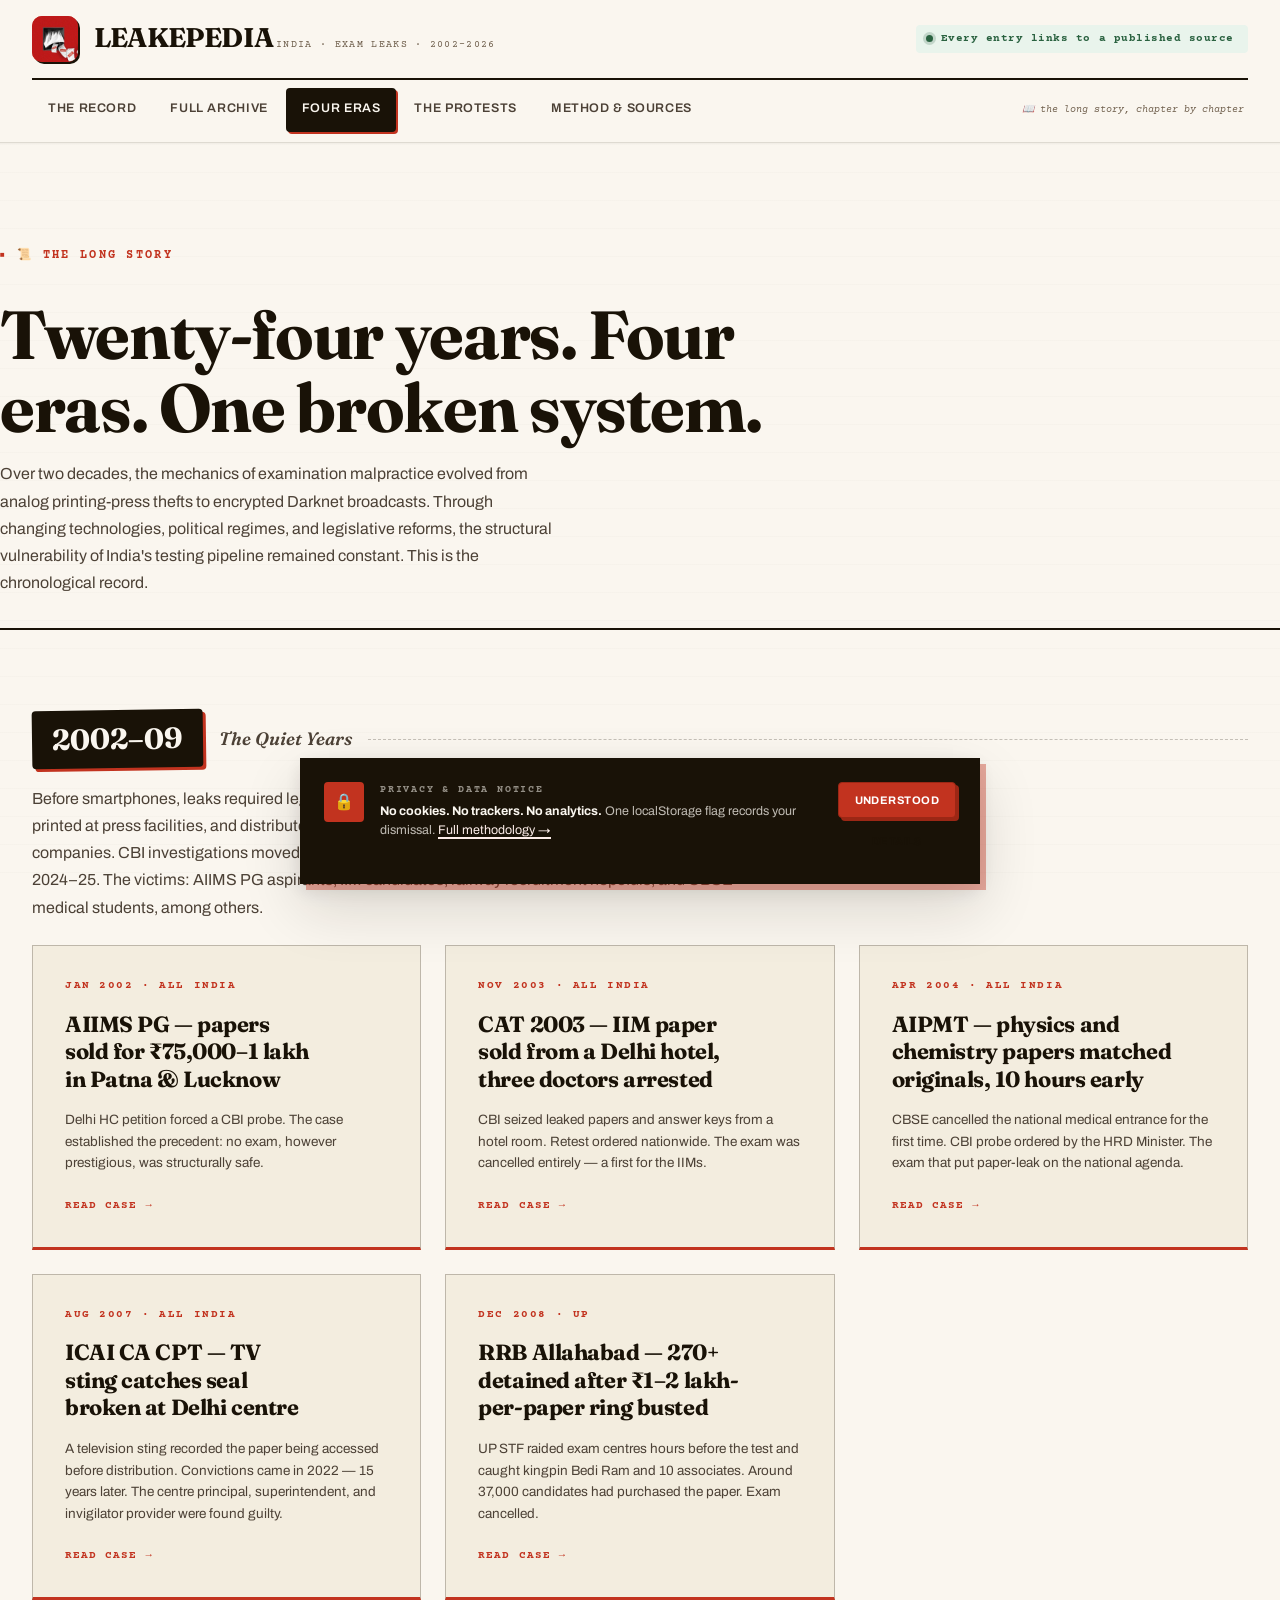
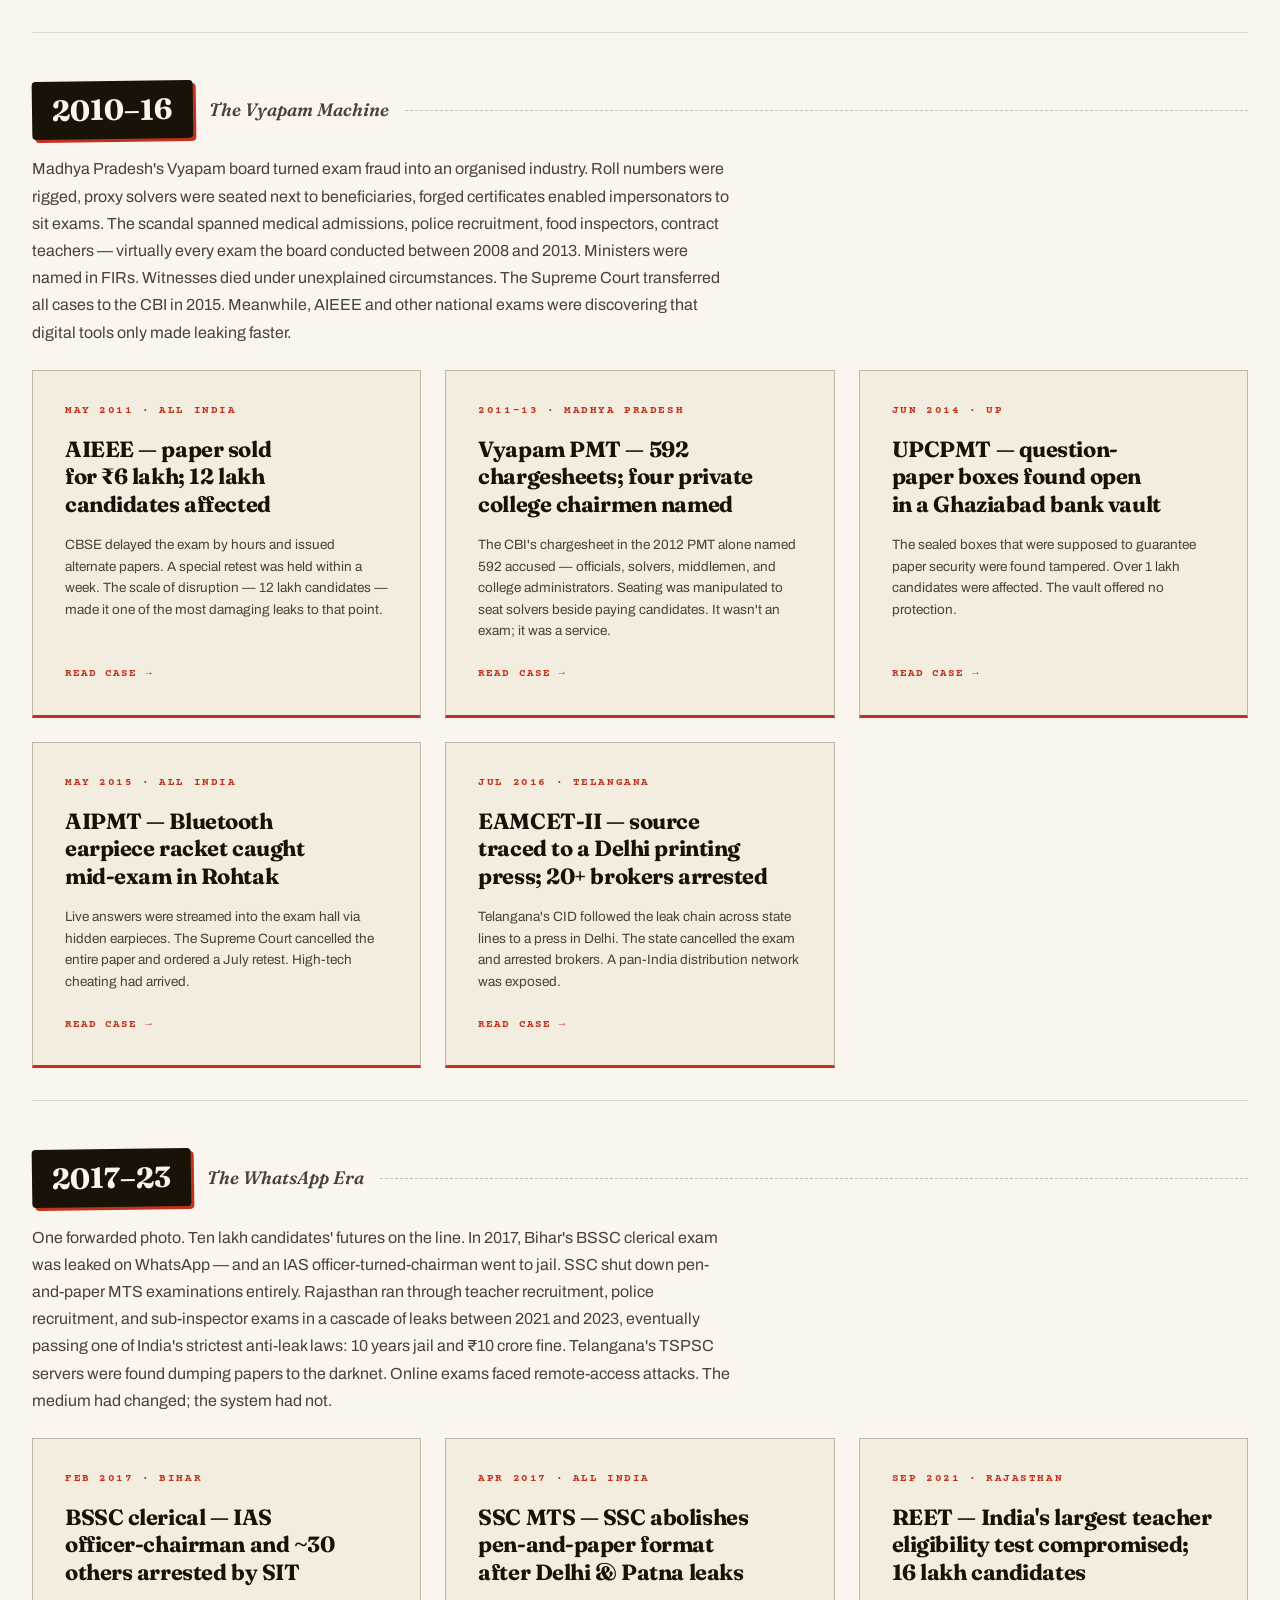
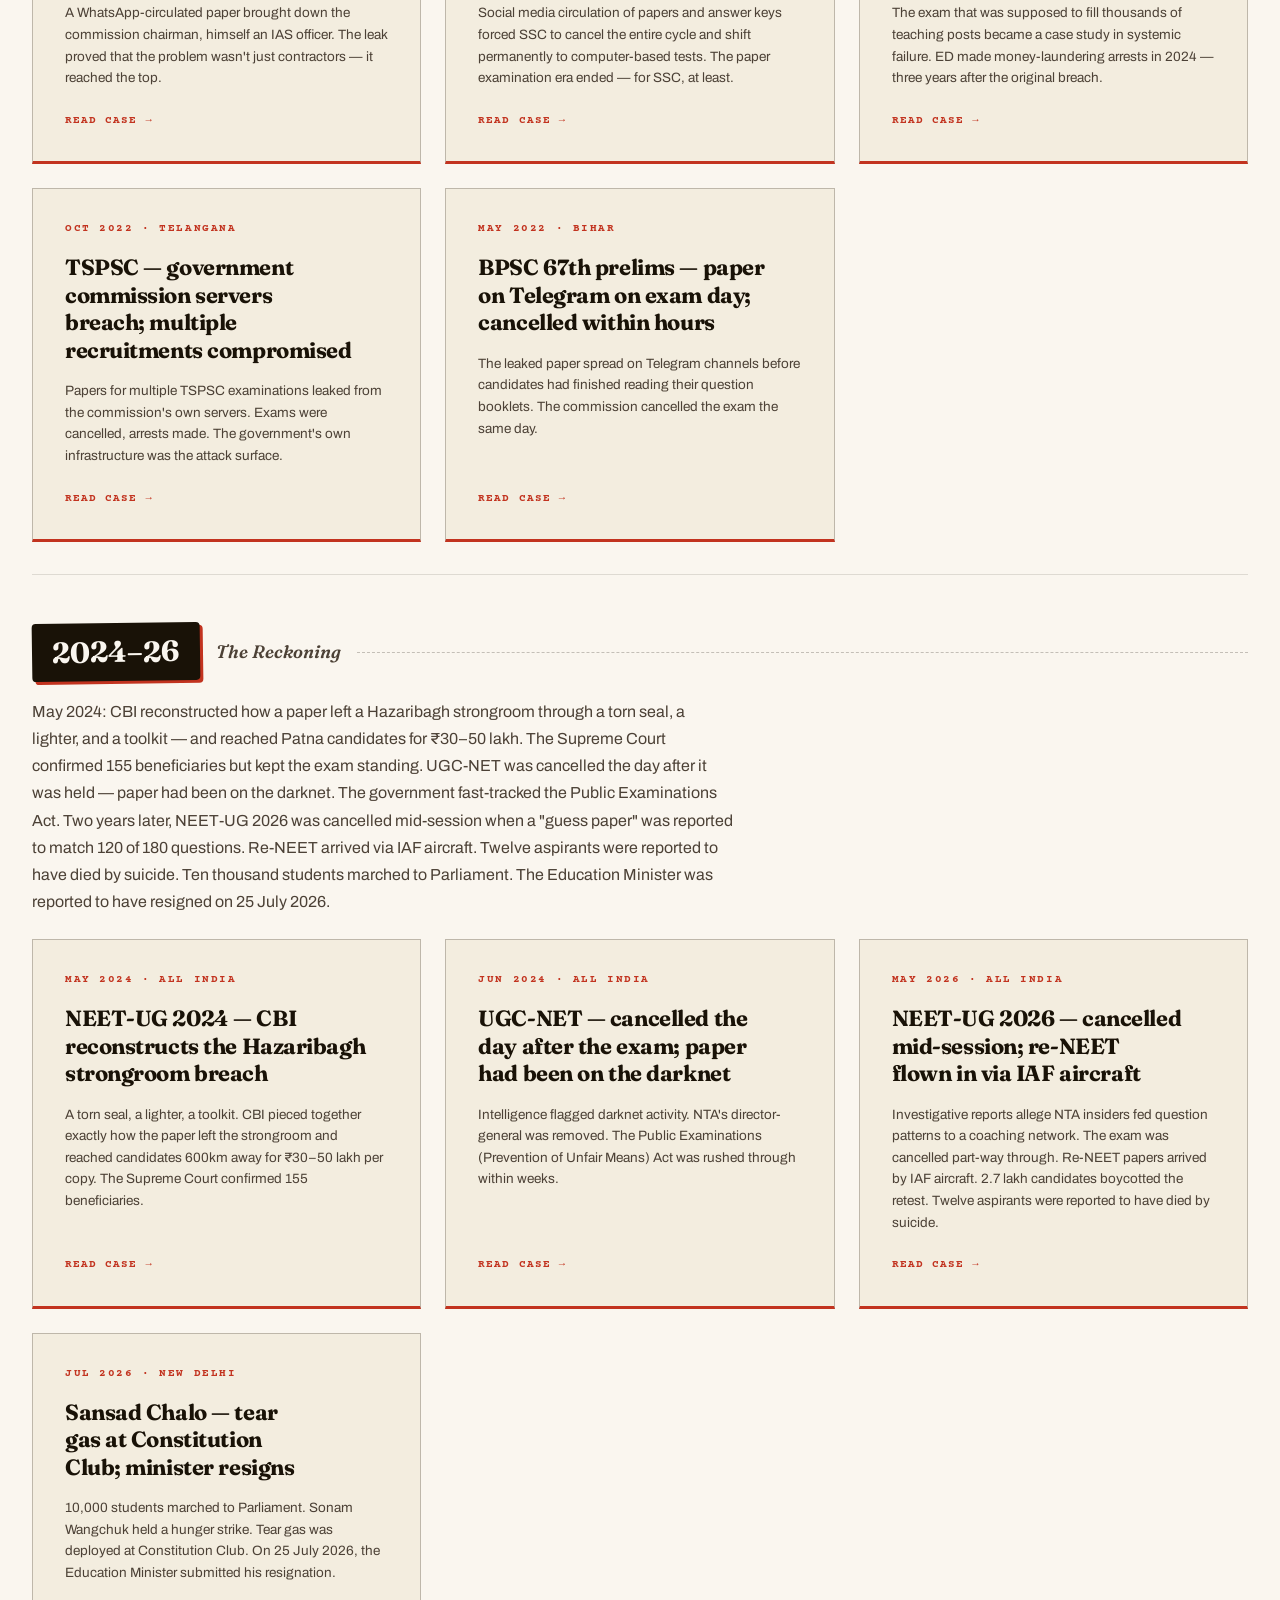
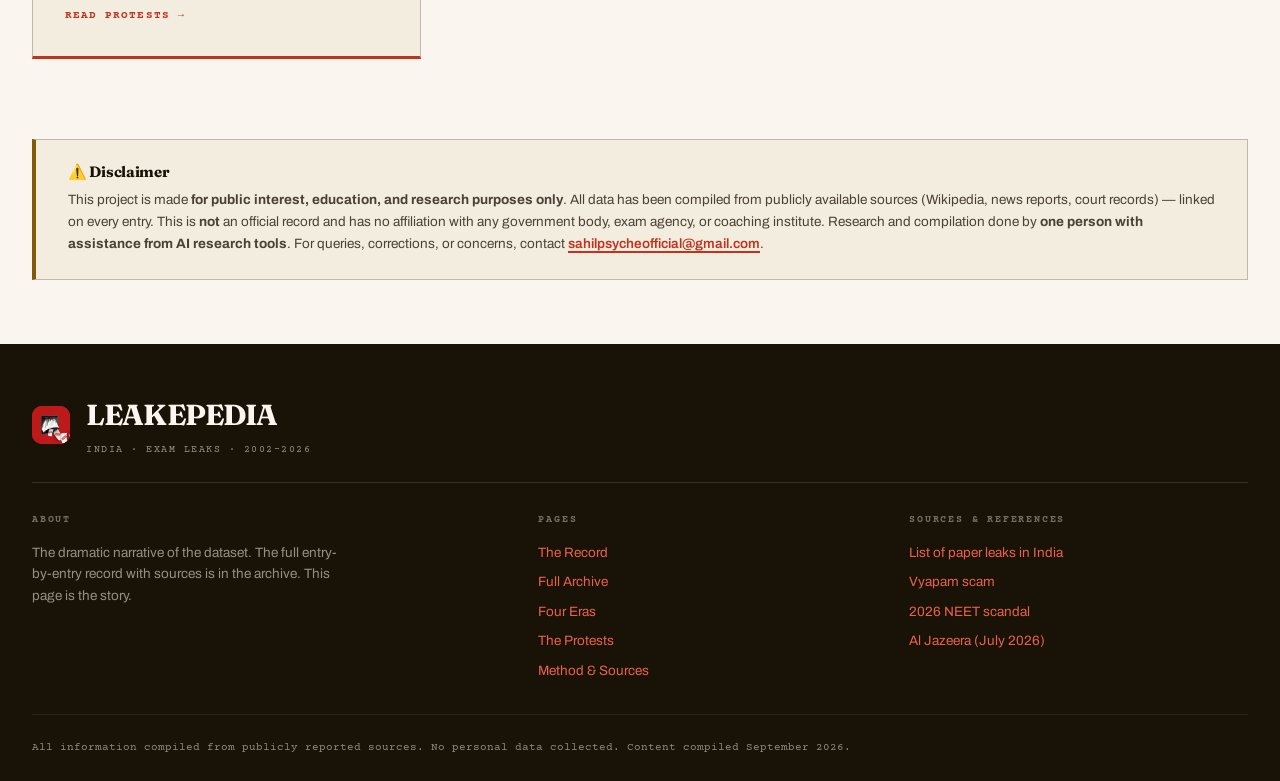
<file: timeline.html>
<!DOCTYPE html>
<html lang="en">
<head>
  <meta charset="UTF-8">
  <meta name="viewport" content="width=device-width, initial-scale=1.0">
  <title>Four Eras — LEAKEPEDIA · 2002–2026: Exam Leaks in India</title>
  <meta name="description" content="India's exam paper leaks across four eras — from press-room photocopies in 2002 to the Jantar Mantar movement of 2026. A 2002–2026 documented record.">
  <meta name="theme-color" content="#c2331f">
  <link rel="canonical" href="https://leakepedia.in/timeline.html">
  <meta property="og:title" content="Four Eras — LEAKEPEDIA · 2002–2026: Exam Leaks in India">
  <meta property="og:description" content="From reported leaks in 2002 to documented cases in 2026. India's exam-leak record in four chapters.">
  <meta property="og:type" content="website">
  <meta property="og:url" content="https://leakepedia.in/timeline.html">
  <meta property="og:image" content="https://leakepedia.in/assets/og-image.png">
  <meta name="twitter:card" content="summary_large_image">

  <link rel="manifest" href="manifest.json">
  <link rel="icon" type="image/png" href="assets/icon-192.png">
  <link rel="preconnect" href="https://fonts.googleapis.com">
  <link rel="preconnect" href="https://fonts.gstatic.com" crossorigin>
  <link href="https://fonts.googleapis.com/css2?family=Fraunces:ital,opsz,wght@0,9..144,400;0,9..144,600;0,9..144,700;1,9..144,600;1,9..144,700&family=Archivo:wght@400;500;600;700;800&family=Courier+Prime:ital,wght@0,400;0,700;1,400&display=swap" rel="stylesheet">
  <link rel="stylesheet" href="style.css">
</head>
<body>

  <a class="skip-link" href="#main">Skip to content</a>

  <header class="topbar">
    <div class="wrap">
      <div class="topbar-row">
        <a class="brand" href="index.html">
          <span class="brand-logo"><img src="logo-512.png" alt="" width="46" height="46"></span>
          <span class="brand-text">
            <span class="brand-name">LEAKEPEDIA</span>
            <span class="brand-sub">India · Exam Leaks · 2002–2026</span>
          </span>
        </a>
        <div class="topbar-right">
          <span class="verify-strip"><span class="dot"></span>Every entry links to a published source</span>
          <button class="nav-toggle" id="nav-toggle" aria-expanded="false" aria-controls="main-nav" aria-label="Open menu">
            <span class="nav-toggle-bar"></span>
            <span class="nav-toggle-bar"></span>
            <span class="nav-toggle-bar"></span>
          </button>
        </div>
      </div>
      <nav class="nav" id="main-nav" aria-label="Main navigation">
        <a class="tab" href="index.html">The Record</a>
        <a class="tab" href="archive.html">Full Archive</a>
        <a class="tab active" href="timeline.html" aria-current="page">Four Eras</a>
        <a class="tab" href="protests.html">The Protests</a>
        <a class="tab" href="about.html">Method &amp; Sources</a>
        <span class="nav-note">📖 the long story, chapter by chapter</span>
      </nav>
    </div>
  </header>

  <section class="page-head wrap">
    <span class="kicker">📜 The Long Story</span>
    <h1>Twenty-four years. Four eras. One broken system.</h1>
    <p class="lede">
      Over two decades, the mechanics of examination malpractice evolved from analog printing-press thefts to encrypted Darknet broadcasts. Through changing technologies, political regimes, and legislative reforms, the structural vulnerability of India's testing pipeline remained constant. This is the chronological record.
    </p>
  </section>

  <main id="main" class="wrap">

    <!-- ERA 1 -->
    <section class="era" id="era-1">
      <div class="era-band">
        <span class="era-years">2002–09</span>
        <span class="era-name">The Quiet Years</span>
        <span class="era-line"></span>
      </div>
      <p class="era-intro">
        Before smartphones, leaks required legwork. Papers were physically lifted from strongrooms, printed at press facilities, and distributed through tout networks that operated like well-oiled courier companies. CBI investigations moved slowly — some cases from 2002 only yielded convictions in 2024–25. The victims: AIIMS PG aspirants, IIM candidates, railway recruitment hopefuls, and CBSE medical students, among others.
      </p>
      <div class="era-cards">
        <div class="bento-card reveal">
          <div class="mc-date">Jan 2002 · All India</div>
          <h3>AIIMS PG — papers sold for ₹75,000–1 lakh in Patna &amp; Lucknow</h3>
          <p>Delhi HC petition forced a CBI probe. The case established the precedent: no exam, however prestigious, was structurally safe.</p>
          <a class="more-link" href="archive.html#e-e2002-aiims">Read case →</a>
        </div>
        <div class="bento-card reveal">
          <div class="mc-date">Nov 2003 · All India</div>
          <h3>CAT 2003 — IIM paper sold from a Delhi hotel, three doctors arrested</h3>
          <p>CBI seized leaked papers and answer keys from a hotel room. Retest ordered nationwide. The exam was cancelled entirely — a first for the IIMs.</p>
          <a class="more-link" href="archive.html#e-e2003-cat">Read case →</a>
        </div>
        <div class="bento-card reveal">
          <div class="mc-date">Apr 2004 · All India</div>
          <h3>AIPMT — physics and chemistry papers matched originals, 10 hours early</h3>
          <p>CBSE cancelled the national medical entrance for the first time. CBI probe ordered by the HRD Minister. The exam that put paper-leak on the national agenda.</p>
          <a class="more-link" href="archive.html#e-e2004-aipmt">Read case →</a>
        </div>
        <div class="bento-card reveal">
          <div class="mc-date">Aug 2007 · All India</div>
          <h3>ICAI CA CPT — TV sting catches seal broken at Delhi centre</h3>
          <p>A television sting recorded the paper being accessed before distribution. Convictions came in 2022 — 15 years later. The centre principal, superintendent, and invigilator provider were found guilty.</p>
          <a class="more-link" href="archive.html#e-e2007-icai">Read case →</a>
        </div>
        <div class="bento-card reveal">
          <div class="mc-date">Dec 2008 · UP</div>
          <h3>RRB Allahabad — 270+ detained after ₹1–2 lakh-per-paper ring busted</h3>
          <p>UP STF raided exam centres hours before the test and caught kingpin Bedi Ram and 10 associates. Around 37,000 candidates had purchased the paper. Exam cancelled.</p>
          <a class="more-link" href="archive.html#e-e2008-rrb-alld">Read case →</a>
        </div>
      </div>
    </section>

    <!-- ERA 2 -->
    <section class="era" id="era-2">
      <div class="era-band">
        <span class="era-years">2010–16</span>
        <span class="era-name">The Vyapam Machine</span>
        <span class="era-line"></span>
      </div>
      <p class="era-intro">
        Madhya Pradesh's Vyapam board turned exam fraud into an organised industry. Roll numbers were rigged, proxy solvers were seated next to beneficiaries, forged certificates enabled impersonators to sit exams. The scandal spanned medical admissions, police recruitment, food inspectors, contract teachers — virtually every exam the board conducted between 2008 and 2013. Ministers were named in FIRs. Witnesses died under unexplained circumstances. The Supreme Court transferred all cases to the CBI in 2015. Meanwhile, AIEEE and other national exams were discovering that digital tools only made leaking faster.
      </p>
      <div class="era-cards">
        <div class="bento-card reveal">
          <div class="mc-date">May 2011 · All India</div>
          <h3>AIEEE — paper sold for ₹6 lakh; 12 lakh candidates affected</h3>
          <p>CBSE delayed the exam by hours and issued alternate papers. A special retest was held within a week. The scale of disruption — 12 lakh candidates — made it one of the most damaging leaks to that point.</p>
          <a class="more-link" href="archive.html#e-e2011-aieee">Read case →</a>
        </div>
        <div class="bento-card reveal">
          <div class="mc-date">2011–13 · Madhya Pradesh</div>
          <h3>Vyapam PMT — 592 chargesheets; four private college chairmen named</h3>
          <p>The CBI's chargesheet in the 2012 PMT alone named 592 accused — officials, solvers, middlemen, and college administrators. Seating was manipulated to seat solvers beside paying candidates. It wasn't an exam; it was a service.</p>
          <a class="more-link" href="archive.html#e-e2012-vyapam-pmt">Read case →</a>
        </div>
        <div class="bento-card reveal">
          <div class="mc-date">Jun 2014 · UP</div>
          <h3>UPCPMT — question-paper boxes found open in a Ghaziabad bank vault</h3>
          <p>The sealed boxes that were supposed to guarantee paper security were found tampered. Over 1 lakh candidates were affected. The vault offered no protection.</p>
          <a class="more-link" href="archive.html#e-e2014-upcpmt">Read case →</a>
        </div>
        <div class="bento-card reveal">
          <div class="mc-date">May 2015 · All India</div>
          <h3>AIPMT — Bluetooth earpiece racket caught mid-exam in Rohtak</h3>
          <p>Live answers were streamed into the exam hall via hidden earpieces. The Supreme Court cancelled the entire paper and ordered a July retest. High-tech cheating had arrived.</p>
          <a class="more-link" href="archive.html#e-e2015-aipmt">Read case →</a>
        </div>
        <div class="bento-card reveal">
          <div class="mc-date">Jul 2016 · Telangana</div>
          <h3>EAMCET-II — source traced to a Delhi printing press; 20+ brokers arrested</h3>
          <p>Telangana's CID followed the leak chain across state lines to a press in Delhi. The state cancelled the exam and arrested brokers. A pan-India distribution network was exposed.</p>
          <a class="more-link" href="archive.html#e-e2016-tseamcet">Read case →</a>
        </div>
      </div>
    </section>

    <!-- ERA 3 -->
    <section class="era" id="era-3">
      <div class="era-band">
        <span class="era-years">2017–23</span>
        <span class="era-name">The WhatsApp Era</span>
        <span class="era-line"></span>
      </div>
      <p class="era-intro">
        One forwarded photo. Ten lakh candidates' futures on the line. In 2017, Bihar's BSSC clerical exam was leaked on WhatsApp — and an IAS officer-turned-chairman went to jail. SSC shut down pen-and-paper MTS examinations entirely. Rajasthan ran through teacher recruitment, police recruitment, and sub-inspector exams in a cascade of leaks between 2021 and 2023, eventually passing one of India's strictest anti-leak laws: 10 years jail and ₹10 crore fine. Telangana's TSPSC servers were found dumping papers to the darknet. Online exams faced remote-access attacks. The medium had changed; the system had not.
      </p>
      <div class="era-cards">
        <div class="bento-card reveal">
          <div class="mc-date">Feb 2017 · Bihar</div>
          <h3>BSSC clerical — IAS officer-chairman and ~30 others arrested by SIT</h3>
          <p>A WhatsApp-circulated paper brought down the commission chairman, himself an IAS officer. The leak proved that the problem wasn't just contractors — it reached the top.</p>
          <a class="more-link" href="archive.html#e-e2017-bssc">Read case →</a>
        </div>
        <div class="bento-card reveal">
          <div class="mc-date">Apr 2017 · All India</div>
          <h3>SSC MTS — SSC abolishes pen-and-paper format after Delhi &amp; Patna leaks</h3>
          <p>Social media circulation of papers and answer keys forced SSC to cancel the entire cycle and shift permanently to computer-based tests. The paper examination era ended — for SSC, at least.</p>
          <a class="more-link" href="archive.html#e-e2017-ssc-mts">Read case →</a>
        </div>
        <div class="bento-card reveal">
          <div class="mc-date">Sep 2021 · Rajasthan</div>
          <h3>REET — India's largest teacher eligibility test compromised; 16 lakh candidates</h3>
          <p>The exam that was supposed to fill thousands of teaching posts became a case study in systemic failure. ED made money-laundering arrests in 2024 — three years after the original breach.</p>
          <a class="more-link" href="archive.html#e-e2021-reet">Read case →</a>
        </div>
        <div class="bento-card reveal">
          <div class="mc-date">Oct 2022 · Telangana</div>
          <h3>TSPSC — government commission servers breach; multiple recruitments compromised</h3>
          <p>Papers for multiple TSPSC examinations leaked from the commission's own servers. Exams were cancelled, arrests made. The government's own infrastructure was the attack surface.</p>
          <a class="more-link" href="archive.html#e-e2022-tspscl">Read case →</a>
        </div>
        <div class="bento-card reveal">
          <div class="mc-date">May 2022 · Bihar</div>
          <h3>BPSC 67th prelims — paper on Telegram on exam day; cancelled within hours</h3>
          <p>The leaked paper spread on Telegram channels before candidates had finished reading their question booklets. The commission cancelled the exam the same day.</p>
          <a class="more-link" href="archive.html#e-e2022-bpsc-67">Read case →</a>
        </div>
      </div>
    </section>

    <!-- ERA 4 -->
    <section class="era" id="era-4">
      <div class="era-band">
        <span class="era-years">2024–26</span>
        <span class="era-name">The Reckoning</span>
        <span class="era-line"></span>
      </div>
      <p class="era-intro">
        May 2024: CBI reconstructed how a paper left a Hazaribagh strongroom through a torn seal, a lighter, and a toolkit — and reached Patna candidates for ₹30–50 lakh. The Supreme Court confirmed 155 beneficiaries but kept the exam standing. UGC-NET was cancelled the day after it was held — paper had been on the darknet. The government fast-tracked the Public Examinations Act. Two years later, NEET-UG 2026 was cancelled mid-session when a "guess paper" was reported to match 120 of 180 questions. Re-NEET arrived via IAF aircraft. Twelve aspirants were reported to have died by suicide. Ten thousand students marched to Parliament. The Education Minister was reported to have resigned on 25 July 2026.
      </p>
      <div class="era-cards">
        <div class="bento-card reveal">
          <div class="mc-date">May 2024 · All India</div>
          <h3>NEET-UG 2024 — CBI reconstructs the Hazaribagh strongroom breach</h3>
          <p>A torn seal, a lighter, a toolkit. CBI pieced together exactly how the paper left the strongroom and reached candidates 600km away for ₹30–50 lakh per copy. The Supreme Court confirmed 155 beneficiaries.</p>
          <a class="more-link" href="archive.html#e-e2024-neet">Read case →</a>
        </div>
        <div class="bento-card reveal">
          <div class="mc-date">Jun 2024 · All India</div>
          <h3>UGC-NET — cancelled the day after the exam; paper had been on the darknet</h3>
          <p>Intelligence flagged darknet activity. NTA's director-general was removed. The Public Examinations (Prevention of Unfair Means) Act was rushed through within weeks.</p>
          <a class="more-link" href="archive.html#e-e2024-ugcnet">Read case →</a>
        </div>
        <div class="bento-card reveal">
          <div class="mc-date">May 2026 · All India</div>
          <h3>NEET-UG 2026 — cancelled mid-session; re-NEET flown in via IAF aircraft</h3>
          <p>Investigative reports allege NTA insiders fed question patterns to a coaching network. The exam was cancelled part-way through. Re-NEET papers arrived by IAF aircraft. 2.7 lakh candidates boycotted the retest. Twelve aspirants were reported to have died by suicide.</p>
          <a class="more-link" href="archive.html#e-e2026-neet">Read case →</a>
        </div>
        <div class="bento-card reveal">
          <div class="mc-date">Jul 2026 · New Delhi</div>
          <h3>Sansad Chalo — tear gas at Constitution Club; minister resigns</h3>
          <p>10,000 students marched to Parliament. Sonam Wangchuk held a hunger strike. Tear gas was deployed at Constitution Club. On 25 July 2026, the Education Minister submitted his resignation.</p>
          <a class="more-link" href="protests.html">Read protests →</a>
        </div>
      </div>
    </section>

  </main>

  <section class="wrap">
    <div id="disclaimer-block"></div>
  </section>

  <footer class="footer">
    <div class="wrap">
      <div class="footer-masthead">
        <div class="brand-logo" style="width:38px;height:38px;"><img src="logo-512.png" alt="" width="38" height="38"></div>
        <div>
          <div class="footer-brand-name">LEAKEPEDIA</div>
          <div class="footer-brand-sub">India · Exam Leaks · 2002–2026</div>
        </div>
      </div>
      <div class="footer-grid">
        <div>
          <h4>About</h4>
          <p>The dramatic narrative of the dataset. The full entry-by-entry record with sources is in the archive. This page is the story.</p>
        </div>
        <div>
          <h4>Pages</h4>
          <ul>
            <li><a href="index.html">The Record</a></li>
            <li><a href="archive.html">Full Archive</a></li>
            <li><a href="timeline.html">Four Eras</a></li>
            <li><a href="protests.html">The Protests</a></li>
            <li><a href="about.html">Method &amp; Sources</a></li>
          </ul>
        </div>
        <div>
          <h4>Sources & References</h4>
          <ul>
            <li><a href="https://en.wikipedia.org/wiki/List_of_paper_leaks_in_India" target="_blank" rel="noopener">List of paper leaks in India</a></li>
            <li><a href="https://en.wikipedia.org/wiki/Vyapam_scam" target="_blank" rel="noopener">Vyapam scam</a></li>
            <li><a href="https://en.wikipedia.org/wiki/2026_NEET_scandal" target="_blank" rel="noopener">2026 NEET scandal</a></li>
            <li><a href="https://www.aljazeera.com/news/2026/7/24/indian-student-protests-whats-next-after-modis-promise-on-exam-leaks" target="_blank" rel="noopener">Al Jazeera (July 2026)</a></li>
          </ul>
        </div>
      </div>
      <div class="fineprint">
        All information compiled from publicly reported sources. No personal data collected. Content compiled September <span class="js-year">2026</span>.
      </div>
    </div>
  </footer>

  <div class="cookiebar" id="cookiebar" role="dialog" aria-label="Privacy notice">
    <div class="cb-icon" aria-hidden="true">🔒</div>
    <div class="cb-text">
      <div class="cb-title">Privacy &amp; Data Notice</div>
      <p><b>No cookies. No trackers. No analytics.</b> One localStorage flag records your dismissal. <a href="about.html">Full methodology →</a></p>
    </div>
    <div class="cb-actions">
      <button class="btn small red" id="cookie-ok">Understood</button>
      <a class="btn small ghost" href="about.html">Details</a>
    </div>
  </div>

  <button class="back-to-top" id="back-to-top" aria-label="Back to top">↑</button>

  <noscript><style>.splash{display:none!important}</style></noscript>
  <script src="data.js"></script>
  <script src="app.js"></script>
</body>
</html>
</file>
<file: style.css>
:root {
  --paper:      #faf6ef;
  --paper-2:    #f3eddf;
  --paper-3:    #e9dfcc;
  --ink:        #191207;
  --ink-soft:   #4c4136;
  --ink-faint:  #6f5f4c;
  --ink-ghost:  #b9ab97;

  --red:        #c2331f;
  --red-deep:   #9c2715;
  --red-soft:   #fdeeea;
  --red-text:   #8a1f0e;

  --gold:       #a3781f;
  --gold-soft:  #fbf3e2;

  --green:      #2a6240;
  --green-soft: #e9f4ec;
  --amber:      #815b0a;
  --amber-soft: #fbf2dd;
  --teal:       #1a5f6a;
  --teal-soft:  #e8f5f7;
  --purple:     #5a3d8a;
  --purple-soft:#f3eefc;

  --rule:       rgba(25,18,7,0.12);
  --rule-dark:  rgba(25,18,7,0.24);

  --sp-1: 8px;
  --sp-2: 16px;
  --sp-3: 24px;
  --sp-4: 32px;
  --sp-5: 48px;
  --sp-6: 64px;
  --sp-7: 96px;

  --font-display: "Fraunces", "Georgia", serif;
  --font-body:    "Archivo", "Helvetica Neue", Arial, sans-serif;
  --font-mono:    "Courier Prime", "Courier New", monospace;

  --text-xs:  11.5px;
  --text-sm:  13.5px;
  --text-base: 16px;
  --text-lg:  18px;
  --text-xl:  22px;
  --text-2xl: 29px;
  --text-3xl: 38px;
  --text-4xl: 52px;
  --text-5xl: 68px;

  --max-w: 1280px;
  --col-w: 780px;

  --r-sm: 4px;
  --r-md: 10px;
  --r-lg: 16px;

  --shadow-sm:    0 1px 2px rgba(25,18,7,0.05), 0 2px 8px rgba(25,18,7,0.06);
  --shadow-md:    0 2px 6px rgba(25,18,7,0.08), 0 12px 28px rgba(25,18,7,0.10);
  --shadow-lg:    0 6px 18px rgba(25,18,7,0.10), 0 24px 60px rgba(25,18,7,0.14);
  --shadow-paper: 3px 3px 0 rgba(25,18,7,0.08), 7px 7px 0 rgba(25,18,7,0.04);
}

*, *::before, *::after { box-sizing: border-box; margin: 0; padding: 0; }

html {
  scroll-behavior: smooth;
  scroll-padding-top: 96px;
  overflow-x: hidden;
  -webkit-text-size-adjust: 100%;
  text-size-adjust: 100%;
}

body {
  background: var(--paper);
  color: var(--ink);
  font-family: var(--font-body);
  font-size: var(--text-base);
  line-height: 1.6;
  overflow-x: hidden;
  -webkit-font-smoothing: antialiased;
  -moz-osx-font-smoothing: grayscale;
}

body::before {
  content: "";
  position: fixed;
  inset: 0;
  background-image:
    repeating-linear-gradient(
      0deg,
      transparent,
      transparent 27px,
      rgba(25,18,7,0.016) 27px,
      rgba(25,18,7,0.016) 28px
    );
  pointer-events: none;
  z-index: 0;
}

::-webkit-scrollbar { width: 10px; }
::-webkit-scrollbar-track { background: var(--paper-2); }
::-webkit-scrollbar-thumb { background: var(--ink-ghost); border-radius: 5px; border: 2px solid var(--paper-2); }

:focus-visible {
  outline: 3px solid var(--red);
  outline-offset: 2px;
}

a, button, .btn, .era-chip, input, select {
  touch-action: manipulation;
  -webkit-tap-highlight-color: transparent;
}
.btn, .era-chip, .nav a.tab, input, select, .nav-toggle { min-height: 44px; }

img { max-width: 100%; display: block; height: auto; }

a {
  color: var(--red);
  text-decoration-thickness: 1.5px;
  text-underline-offset: 3px;
  transition: color 0.15s;
}
a:hover { color: var(--red-deep); }

h1, h2, h3, h4 {
  font-family: var(--font-display);
  font-weight: 700;
  letter-spacing: -0.02em;
  line-height: 1.08;
  color: var(--ink);
  text-wrap: balance;
}

h1 { font-size: clamp(38px, 5.5vw, var(--text-5xl)); }
h2 { font-size: clamp(26px, 3.2vw, var(--text-3xl)); }
h3 { font-size: clamp(17px, 2vw, var(--text-xl)); }
h4 { font-size: var(--text-xs); letter-spacing: 0.08em; text-transform: uppercase; }

p { max-width: 72ch; }

::selection { background: rgba(194,51,31,0.18); color: var(--red-deep); }

.wrap   { max-width: var(--max-w); margin-inline: auto; padding-inline: clamp(16px, 3vw, 32px); position: relative; z-index: 1; }
.narrow { max-width: var(--col-w); margin-inline: auto; padding-inline: clamp(16px, 3vw, 32px); position: relative; z-index: 1; }

.grid {
  display: grid;
  grid-template-columns: repeat(12, 1fr);
  gap: var(--sp-3) var(--sp-3);
}
.col-3  { grid-column: span 3; }
.col-4  { grid-column: span 4; }
.col-5  { grid-column: span 5; }
.col-6  { grid-column: span 6; }
.col-7  { grid-column: span 7; }
.col-8  { grid-column: span 8; }
.col-12 { grid-column: span 12; }

.skip-link {
  position: fixed;
  top: var(--sp-2);
  left: var(--sp-2);
  z-index: 400;
  background: var(--ink);
  color: var(--paper);
  padding: var(--sp-2) var(--sp-3);
  font-family: var(--font-mono);
  font-size: var(--text-xs);
  font-weight: 700;
  letter-spacing: 0.08em;
  text-transform: uppercase;
  text-decoration: none;
  border-radius: var(--r-sm);
  transform: translateY(-200%);
  transition: transform 0.2s ease;
}
.skip-link:focus-visible { transform: translateY(0); }

.btn {
  display: inline-flex;
  align-items: center;
  justify-content: center;
  gap: var(--sp-1);
  padding: 11px 26px;
  border-radius: var(--r-sm);
  border: 1.5px solid var(--ink);
  cursor: pointer;
  font-family: var(--font-body);
  font-weight: 700;
  font-size: 13px;
  letter-spacing: 0.04em;
  text-transform: uppercase;
  text-decoration: none;
  color: var(--ink);
  background: var(--paper);
  box-shadow: 3px 3px 0 var(--ink);
  transition: transform 0.1s ease, box-shadow 0.1s ease, background 0.15s ease, color 0.15s ease, border-color 0.15s ease;
}
.btn:hover {
  transform: translate(-2px, -2px);
  box-shadow: 5px 5px 0 var(--ink);
  color: var(--ink);
}
.btn:active { transform: translate(1px,1px); box-shadow: 1px 1px 0 var(--ink); }
.btn:focus-visible { outline: 3px solid var(--red); outline-offset: 3px; }
.btn:disabled { opacity: 0.45; cursor: not-allowed; box-shadow: none; transform: none; }
.btn.red {
  background: var(--red);
  border-color: var(--red-deep);
  color: #fff;
  box-shadow: 3px 3px 0 var(--red-deep);
}
.btn.red:hover {
  background: var(--red-deep);
  box-shadow: 5px 5px 0 var(--ink);
  color: #fff;
}
.btn.ghost { background: transparent; box-shadow: none; }
.btn.ghost:hover { box-shadow: 3px 3px 0 var(--ink); background: var(--paper-2); }
.btn.small { padding: 7px 16px; font-size: 11px; min-height: 36px; }
.btn.lg { padding: 16px 34px; font-size: 15px; box-shadow: 4px 4px 0 var(--red-deep); }
.btn.lg:hover { box-shadow: 7px 7px 0 var(--ink); }

.chip {
  display: inline-flex;
  align-items: center;
  gap: 4px;
  padding: 4px 10px;
  border-radius: 3px;
  font-family: var(--font-mono);
  font-size: 10px;
  font-weight: 700;
  letter-spacing: 0.06em;
  text-transform: uppercase;
  background: var(--paper-2);
  color: var(--ink-soft);
  border: 1px solid var(--rule);
}
.chip.red    { background: var(--red-soft);    color: var(--red-text);  border-color: rgba(194,51,31,0.22); }
.chip.green  { background: var(--green-soft);  color: var(--green);     border-color: rgba(42,98,64,0.22); }
.chip.amber  { background: var(--amber-soft);  color: var(--amber);     border-color: rgba(129,91,10,0.22); }
.chip.teal   { background: var(--teal-soft);   color: var(--teal);      border-color: rgba(26,95,106,0.22); }
.chip.plain  { background: transparent; border-color: transparent; color: var(--ink-soft); }

.kicker {
  display: inline-flex;
  align-items: center;
  gap: 10px;
  font-family: var(--font-mono);
  font-size: var(--text-xs);
  font-weight: 700;
  letter-spacing: 0.2em;
  text-transform: uppercase;
  color: var(--red);
  margin-bottom: var(--sp-2);
}
.kicker::before {
  content: "■";
  font-size: 8px;
  color: var(--red);
}

.breaking-badge {
  display: inline-flex;
  align-items: center;
  gap: 6px;
  background: var(--red);
  color: #fff;
  font-family: var(--font-mono);
  font-size: 9px;
  font-weight: 700;
  letter-spacing: 0.2em;
  text-transform: uppercase;
  padding: 4px 10px;
  border-radius: var(--r-sm);
}

.topbar {
  position: sticky;
  top: 0;
  z-index: 60;
  background: rgba(250,246,239,0.92);
  backdrop-filter: blur(10px);
  -webkit-backdrop-filter: blur(10px);
  border-bottom: 1px solid var(--rule);
  box-shadow: 0 1px 0 rgba(25,18,7,0.03);
}
.topbar > .wrap { padding-top: var(--sp-2); padding-bottom: var(--sp-1); }
.topbar-row {
  display: flex;
  align-items: center;
  gap: var(--sp-2);
  padding-bottom: var(--sp-2);
  border-bottom: 2px solid var(--ink);
}

.brand {
  display: flex;
  align-items: center;
  gap: var(--sp-2);
  text-decoration: none;
  color: var(--ink);
  min-height: 44px;
}
.brand:hover { color: var(--ink); }
.brand-logo {
  width: 46px;
  height: 46px;
  background: var(--red);
  border-radius: var(--r-md);
  display: grid;
  place-items: center;
  font-family: var(--font-display);
  font-size: 24px;
  font-weight: 700;
  color: #fff;
  flex: none;
  letter-spacing: -0.04em;
  box-shadow: 2px 2px 0 var(--ink);
  overflow: hidden;
}
.brand-logo img {
  width: 100%;
  height: 100%;
  object-fit: cover;
  display: block;
}
.brand-name {
  font-family: var(--font-display);
  font-size: clamp(20px, 2.6vw, 27px);
  font-weight: 700;
  line-height: 1;
  letter-spacing: -0.03em;
  color: var(--ink);
}
.brand-sub {
  font-family: var(--font-mono);
  font-size: 9.5px;
  letter-spacing: 0.14em;
  text-transform: uppercase;
  color: var(--ink-faint);
  margin-top: 4px;
}

.topbar-right {
  margin-left: auto;
  display: flex;
  align-items: center;
  gap: var(--sp-2);
}

.verify-strip {
  display: inline-flex;
  align-items: center;
  gap: 8px;
  background: var(--green-soft);
  color: var(--green);
  border-radius: var(--r-sm);
  padding: 6px 14px 6px 10px;
  font-family: var(--font-mono);
  font-size: 10.5px;
  font-weight: 700;
  letter-spacing: 0.05em;
}
.verify-strip .dot {
  width: 7px;
  height: 7px;
  border-radius: 50%;
  background: var(--green);
  box-shadow: 0 0 0 3px rgba(42,98,64,0.2);
  animation: verifyPulse 2s infinite;
  flex: none;
}
@keyframes verifyPulse { 0%,100% { opacity: 1; } 50% { opacity: 0.4; } }

.nav-toggle {
  display: none;
  width: 44px;
  height: 44px;
  padding: 10px;
  background: var(--paper-2);
  border: 1.5px solid var(--rule-dark);
  border-radius: var(--r-sm);
  cursor: pointer;
  flex-direction: column;
  justify-content: center;
  align-items: center;
  gap: 5px;
  transition: background 0.15s ease;
}
.nav-toggle:hover { background: var(--paper-3); }
.nav-toggle-bar {
  display: block;
  width: 20px;
  height: 2px;
  background: var(--ink);
  transition: transform 0.25s ease, opacity 0.25s ease;
}
.nav-toggle[aria-expanded="true"] .nav-toggle-bar:nth-child(1) { transform: translateY(7px) rotate(45deg); }
.nav-toggle[aria-expanded="true"] .nav-toggle-bar:nth-child(2) { opacity: 0; }
.nav-toggle[aria-expanded="true"] .nav-toggle-bar:nth-child(3) { transform: translateY(-7px) rotate(-45deg); }

.nav {
  display: flex;
  flex-wrap: wrap;
  align-items: center;
  gap: 2px;
  padding: var(--sp-1) 0 2px;
}
.nav a.tab {
  text-decoration: none;
  color: var(--ink-soft);
  font-weight: 600;
  font-size: 12.5px;
  letter-spacing: 0.05em;
  text-transform: uppercase;
  padding: 10px 16px;
  border-radius: var(--r-sm);
  transition: background 0.12s, color 0.12s;
  white-space: nowrap;
  font-family: var(--font-body);
  position: relative;
}
.nav a.tab:hover { color: var(--ink); background: var(--paper-2); }
.nav a.tab.active {
  color: var(--paper);
  background: var(--ink);
  box-shadow: 2px 2px 0 var(--red);
}
.nav-note {
  margin-left: auto;
  padding-right: 4px;
  font-family: var(--font-mono);
  font-size: 10px;
  color: var(--ink-faint);
  font-style: italic;
  white-space: nowrap;
}

.splash {
  position: fixed;
  inset: 0;
  z-index: 9999;
  background: var(--ink);
  display: flex;
  flex-direction: column;
  align-items: center;
  justify-content: center;
  transition: opacity 0.8s ease, visibility 0.8s ease;
}
.splash.hide { opacity: 0; visibility: hidden; pointer-events: none; }
.splash-paper {
  position: relative;
  width: min(620px, 92vw);
  background: var(--paper);
  padding: var(--sp-5) 52px var(--sp-4);
  overflow: hidden;
  box-shadow: var(--shadow-lg);
}
.splash-paper::before {
  content: "";
  position: absolute;
  top: 0; left: 0; right: 0;
  height: 5px;
  background: var(--red);
}
.splash-dateline {
  font-family: var(--font-mono);
  font-size: 11px;
  letter-spacing: 0.2em;
  text-transform: uppercase;
  color: var(--ink-faint);
  padding-bottom: var(--sp-2);
  border-bottom: 1px solid var(--rule-dark);
  margin-bottom: var(--sp-4);
  opacity: 0;
  animation: fadeUp 0.5s ease 0.25s forwards;
}
.splash-masthead {
  font-family: var(--font-display);
  font-size: clamp(42px, 7vw, var(--text-4xl));
  font-weight: 700;
  letter-spacing: -0.02em;
  line-height: 1;
  color: var(--ink);
  text-align: center;
  margin-bottom: var(--sp-3);
  min-height: 1.12em;
}
.sp-letter {
  display: inline-block;
  opacity: 0;
  animation: spLetter 0.02s linear forwards;
  animation-delay: calc(320ms + var(--i) * 55ms);
}
@keyframes spLetter { to { opacity: 1; } }
.sp-caret {
  display: inline-block;
  width: 4px;
  height: 0.9em;
  margin-left: 6px;
  vertical-align: baseline;
  background: var(--red);
  animation: caretBlink 0.65s steps(2, start) infinite;
  animation-delay: 860ms;
}
@keyframes caretBlink { to { visibility: hidden; } }
.splash-note {
  font-family: var(--font-mono);
  font-size: 12px;
  color: var(--ink-soft);
  letter-spacing: 0.12em;
  text-transform: uppercase;
  white-space: nowrap;
  overflow: hidden;
  width: 0;
  margin: 0 auto 0 0;
  border-right: 2px solid var(--red);
  animation: typeLine 1.1s steps(46, end) 1.15s forwards;
}
@keyframes typeLine { to { width: 100%; } }
.splash-stamp {
  position: absolute;
  top: 42%;
  right: 8%;
  transform: translateY(-26px) scale(1.7) rotate(-12deg);
  opacity: 0;
  border: 3px solid var(--red);
  color: var(--red);
  border-radius: var(--r-sm);
  padding: 4px 16px;
  font-family: var(--font-mono);
  font-weight: 700;
  font-size: 15px;
  letter-spacing: 0.28em;
  text-transform: uppercase;
  box-shadow: inset 0 0 18px rgba(194,51,31,0.22);
  animation: stampSlam 0.4s cubic-bezier(0.34, 1.45, 0.64, 1) 1.5s forwards;
}
@keyframes stampSlam {
  0%   { opacity: 0; transform: translateY(-26px) scale(1.7) rotate(-12deg); }
  60%  { opacity: 0.95; transform: translateY(2px) scale(0.97) rotate(-7deg); }
  100% { opacity: 0.94; transform: translateY(0) scale(1) rotate(-7deg); }
}
.splash-rule {
  width: 0;
  height: 2px;
  background: var(--red);
  margin-top: var(--sp-3);
  animation: lineGrow 0.6s ease 1.6s forwards;
}
.splash-loading {
  display: flex;
  align-items: center;
  gap: 10px;
  margin-top: var(--sp-2);
  opacity: 0;
  animation: fadeUp 0.4s ease 1.7s forwards;
}
.splash-loading-bar {
  flex: 1;
  height: 3px;
  background: var(--paper-3);
  border-radius: 2px;
  overflow: hidden;
}
.splash-loading-bar::after {
  content: "";
  display: block;
  height: 100%;
  background: var(--red);
  animation: loadBar 1.1s ease 1.85s forwards;
  width: 0;
}
.splash-loading-text {
  font-family: var(--font-mono);
  font-size: 10px;
  color: var(--ink-faint);
  letter-spacing: 0.1em;
  white-space: nowrap;
}
@keyframes loadBar  { to { width: 100%; } }
@keyframes fadeUp   { from { opacity: 0; transform: translateY(12px); } to { opacity: 1; transform: none; } }
@keyframes lineGrow { from { width: 0; } to { width: 100%; } }

.hero {
  padding: clamp(40px, 7vw, 72px) 0 0;
}
.hero-masthead {
  text-align: center;
  padding: var(--sp-4) var(--sp-3) var(--sp-5);
  position: relative;
}
.hero-dateline {
  font-family: var(--font-mono);
  font-size: 11px;
  letter-spacing: 0.2em;
  text-transform: uppercase;
  color: var(--ink-faint);
  margin-bottom: var(--sp-3);
}
.hero h1 {
  font-size: clamp(44px, 7vw, var(--text-5xl));
  line-height: 0.98;
  letter-spacing: -0.03em;
  margin: 0 auto var(--sp-3);
  max-width: 16ch;
}
.hero h1 em { color: var(--red); font-style: italic; }
.hero-deck {
  font-family: var(--font-display);
  font-size: clamp(17px, 2.2vw, var(--text-xl));
  font-weight: 400;
  font-style: italic;
  color: var(--ink-soft);
  max-width: 58ch;
  margin: 0 auto var(--sp-4);
  line-height: 1.45;
}
.hero-cta {
  display: flex;
  flex-direction: row;
  align-items: center;
  justify-content: center;
  gap: var(--sp-3);
  flex-wrap: wrap;
}
.hero-link {
  font-family: var(--font-mono);
  font-size: 12px;
  font-weight: 700;
  letter-spacing: 0.1em;
  text-transform: uppercase;
  color: var(--ink-soft);
  text-decoration: none;
  border-bottom: 1.5px solid var(--rule-dark);
  padding-bottom: 2px;
  transition: color 0.15s, border-color 0.15s;
}
.hero-link:hover { color: var(--red); border-color: var(--red); }

.stat-bar {
  display: grid;
  grid-template-columns: repeat(4, 1fr);
  border-block: 1px solid var(--rule);
  background: var(--paper-2);
}
.stat-cell {
  padding: var(--sp-3) var(--sp-3);
  text-align: center;
  border-right: 1px solid var(--rule);
  position: relative;
}
.stat-cell:last-child { border-right: none; }
.stat-num {
  font-family: var(--font-display);
  font-size: clamp(32px, 4vw, var(--text-4xl));
  font-weight: 700;
  color: var(--ink);
  line-height: 1;
}
.stat-num.red { color: var(--red); }
.stat-lbl {
  font-family: var(--font-mono);
  font-size: 10px;
  letter-spacing: 0.15em;
  text-transform: uppercase;
  color: var(--ink-faint);
  margin-top: 6px;
}

.ticker-band { margin: 0; border-bottom: 1px solid var(--rule); }
.ticker-shell {
  background: var(--ink);
  display: flex;
  align-items: stretch;
  overflow: hidden;
}
.ticker-label {
  flex: none;
  display: flex;
  align-items: center;
  gap: 8px;
  background: var(--red);
  color: #fff;
  font-family: var(--font-mono);
  font-weight: 700;
  font-size: 9.5px;
  letter-spacing: 0.2em;
  text-transform: uppercase;
  padding: var(--sp-2) var(--sp-2);
  z-index: 2;
  white-space: nowrap;
}
.ticker-label .live-dot {
  width: 7px;
  height: 7px;
  border-radius: 50%;
  background: rgba(255,255,255,0.6);
  animation: verifyPulse 1.4s infinite;
  flex: none;
}
.ticker-viewport { overflow: hidden; flex: 1; display: flex; align-items: center; }
.ticker-track {
  display: flex;
  gap: 40px;
  padding: var(--sp-2) 0;
  white-space: nowrap;
  animation: slide 60s linear infinite;
  will-change: transform;
}
.ticker-viewport:hover .ticker-track { animation-play-state: paused; }
@keyframes slide { from { transform: translateX(0); } to { transform: translateX(-50%); } }
.ticker-track a {
  color: rgba(250,246,239,0.72);
  text-decoration: none;
  font-family: var(--font-mono);
  font-size: 12px;
  font-weight: 400;
  transition: color 0.15s;
}
.ticker-track a b { color: var(--paper); font-weight: 700; margin-right: 6px; }
.ticker-track a:hover { color: #fff; }

.section { padding-block: clamp(var(--sp-6), 8vh, var(--sp-7)) clamp(var(--sp-4), 6vh, var(--sp-6)); }
.section + .section { border-top: 1px solid var(--rule); }
.section-head {
  display: flex;
  align-items: flex-end;
  justify-content: space-between;
  gap: var(--sp-3);
  flex-wrap: wrap;
  margin-bottom: var(--sp-4);
  padding-bottom: var(--sp-2);
  border-bottom: 2px solid var(--ink);
}
.section-head h2 { max-width: 26ch; }
.section-head .more {
  font-family: var(--font-mono);
  font-weight: 700;
  font-size: 11.5px;
  letter-spacing: 0.1em;
  text-transform: uppercase;
  color: var(--red);
  text-decoration: none;
  white-space: nowrap;
  padding-bottom: 4px;
}
.section-head .more:hover { text-decoration: underline; }

.leak-grid { display: grid; grid-template-columns: repeat(12, 1fr); gap: var(--sp-3); }
.leak-card {
  grid-column: span 4;
  background: var(--paper);
  border: 1px solid var(--rule-dark);
  border-top: 4px solid var(--ink);
  padding: var(--sp-4);
  box-shadow: var(--shadow-sm);
  transition: box-shadow 0.2s ease, transform 0.2s ease, border-color 0.2s ease;
}
.leak-card:hover { box-shadow: var(--shadow-md); transform: translateY(-3px); }
.leak-card .seal {
  width: 52px;
  height: 52px;
  border-radius: 50%;
  display: grid;
  place-items: center;
  font-family: var(--font-display);
  font-size: var(--text-2xl);
  font-weight: 700;
  background: var(--ink);
  color: var(--paper);
  flex: none;
  margin-bottom: var(--sp-3);
}
.leak-card h3 { font-size: var(--text-lg); margin-bottom: var(--sp-1); }
.leak-card p { color: var(--ink-soft); font-size: var(--text-sm); line-height: 1.65; }

.bento-grid { display: grid; grid-template-columns: repeat(12, 1fr); gap: var(--sp-3); }
.bento-card {
  grid-column: span 6;
  background: var(--paper-2);
  border: 1px solid var(--rule-dark);
  border-bottom: 3px solid var(--red);
  padding: var(--sp-4);
  display: flex;
  flex-direction: column;
  transition: background 0.2s ease, box-shadow 0.2s ease, transform 0.2s ease;
}
.bento-card.span-8 { grid-column: span 8; }
.bento-card.span-4 { grid-column: span 4; }
.bento-card:hover { background: var(--paper); box-shadow: var(--shadow-md); transform: translateY(-3px); }
.bento-card .mc-date {
  font-family: var(--font-mono);
  font-size: 10.5px;
  font-weight: 700;
  letter-spacing: 0.15em;
  text-transform: uppercase;
  color: var(--red);
  margin-bottom: var(--sp-2);
}
.bento-card h3 { font-size: clamp(17px, 2vw, var(--text-xl)); margin-bottom: var(--sp-2); line-height: 1.25; }
.bento-card p { font-size: var(--text-sm); color: var(--ink-soft); line-height: 1.6; flex: 1; }
.bento-card .more-link {
  display: inline-block;
  margin-top: var(--sp-3);
  font-family: var(--font-mono);
  font-size: 10.5px;
  font-weight: 700;
  letter-spacing: 0.1em;
  text-transform: uppercase;
  text-decoration: none;
  color: var(--red);
  align-self: flex-start;
}
.bento-card .more-link:hover { text-decoration: underline; }

.gallery {
  display: grid;
  grid-template-columns: repeat(12, 1fr);
  gap: var(--sp-3);
}
.frame {
  grid-column: span 4;
  background: var(--paper-2);
  border: 1px solid var(--rule-dark);
  padding: 10px 10px var(--sp-2);
  position: relative;
  transition: box-shadow 0.2s, transform 0.2s;
}
.frame:hover { box-shadow: var(--shadow-md); transform: translateY(-4px); }
.frame img { width: 100%; height: 240px; object-fit: cover; display: block; filter: saturate(0.92); transition: filter 0.2s ease; }
.frame:hover img { filter: saturate(1); }
.frame figcaption { padding: var(--sp-2) 4px 2px; }
.frame .cap-title { font-weight: 700; font-size: 13px; line-height: 1.45; color: var(--ink); }
.frame .cap-meta { font-family: var(--font-mono); font-size: 10px; color: var(--ink-faint); margin-top: 6px; }
.frame .cap-meta a { color: inherit; }
.wide-frame { grid-column: 1 / -1; }
.wide-frame img { height: 420px; }

.method-grid { display: grid; grid-template-columns: repeat(12, 1fr); gap: var(--sp-3); margin-top: var(--sp-4); }
.method-card {
  grid-column: span 4;
  background: var(--paper);
  border: 1px solid var(--rule-dark);
  border-top: 4px solid var(--ink);
  padding: var(--sp-4);
  transition: box-shadow 0.2s ease, transform 0.2s ease;
}
.method-card:hover { box-shadow: var(--shadow-md); transform: translateY(-3px); }
.method-card h3 { font-size: var(--text-lg); margin-bottom: var(--sp-2); }
.method-card p { font-size: var(--text-sm); color: var(--ink-soft); line-height: 1.65; }

.source-list {
  list-style: none;
  display: grid;
  gap: 0;
  margin-top: var(--sp-2);
  border: 1px solid var(--rule-dark);
}
.source-list li {
  padding: var(--sp-2) var(--sp-2);
  border-bottom: 1px solid var(--rule);
  font-size: var(--text-sm);
  font-weight: 600;
  background: var(--paper);
  transition: background 0.12s, padding-left 0.12s;
}
.source-list li:last-child { border-bottom: none; }
.source-list li:hover { background: var(--paper-2); padding-left: var(--sp-3); }
.source-list a { text-decoration: none; color: var(--red); }
.source-list a:hover { text-decoration: underline; }

.notice-block {
  margin-top: var(--sp-3);
  background: var(--amber-soft);
  border: 1px solid rgba(129,91,10,0.18);
  border-left: 4px solid var(--amber);
  padding: var(--sp-3) var(--sp-3);
}
.notice-block h3 { color: var(--amber); margin-bottom: 6px; font-size: 15px; }
.notice-block p { font-size: var(--text-sm); color: var(--ink-soft); max-width: 68ch; }

.page-head {
  padding: clamp(var(--sp-5), 8vw, var(--sp-7)) 0 var(--sp-4);
  border-bottom: 2px solid var(--ink);
  margin-bottom: var(--sp-4);
}
.page-head h1 { margin: var(--sp-2) 0 var(--sp-2); }
.page-head .lede { color: var(--ink-soft); font-size: var(--text-base); max-width: 62ch; line-height: 1.7; }

.filter-bar {
  position: sticky;
  top: 150px;
  z-index: 40;
  margin: 0 0 var(--sp-2);
  background: rgba(250,246,239,0.95);
  backdrop-filter: blur(8px);
  -webkit-backdrop-filter: blur(8px);
  border: 1px solid var(--rule-dark);
  border-left: 3px solid var(--ink);
  padding: var(--sp-2);
  display: grid;
  grid-template-columns: minmax(200px, 1.8fr) 1fr 1fr 1fr auto;
  gap: var(--sp-1);
  box-shadow: var(--shadow-sm);
}

.field { position: relative; }
.field input, .field select {
  width: 100%;
  appearance: none;
  -webkit-appearance: none;
  border: 1px solid var(--rule-dark);
  outline: none;
  cursor: pointer;
  background: var(--paper);
  padding: 10px 12px;
  font-family: var(--font-body);
  font-size: 13.5px;
  font-weight: 600;
  color: var(--ink);
  border-radius: var(--r-sm);
  transition: border-color 0.15s, box-shadow 0.15s;
}
.field input { cursor: text; }
.field input::placeholder { color: var(--ink-ghost); font-weight: 500; }
.field::after {
  content: "▾";
  position: absolute;
  right: 10px;
  top: 50%;
  transform: translateY(-50%);
  color: var(--ink-soft);
  pointer-events: none;
  font-size: 11px;
}
.field.noarrow::after { display: none; }
.field input:focus, .field select:focus {
  outline: none;
  border-color: var(--red);
  box-shadow: 0 0 0 3px rgba(194,51,31,0.18);
}

.era-chips { display: flex; gap: 6px; flex-wrap: wrap; margin: 0 0 var(--sp-2); align-items: center; }
.era-chip {
  border: 1.5px solid var(--rule-dark);
  cursor: pointer;
  font-family: var(--font-mono);
  padding: 6px 14px;
  font-weight: 700;
  font-size: 10.5px;
  letter-spacing: 0.08em;
  text-transform: uppercase;
  background: var(--paper);
  color: var(--ink-soft);
  border-radius: var(--r-sm);
  transition: all 0.12s;
  min-height: 36px;
}
.era-chip:hover { background: var(--paper-2); color: var(--ink); }
.era-chip:focus-visible { outline: 3px solid var(--red); outline-offset: 1px; }
.era-chip.on { background: var(--ink); color: var(--paper); border-color: var(--ink); box-shadow: 2px 2px 0 var(--red); }

.result-line {
  display: flex;
  align-items: center;
  justify-content: space-between;
  gap: var(--sp-2);
  flex-wrap: wrap;
  margin: 2px 0 var(--sp-2);
}
.result-count {
  font-family: var(--font-display);
  font-size: var(--text-lg);
  font-weight: 700;
}
.result-count small { font-family: var(--font-mono); font-weight: 600; color: var(--ink-soft); font-size: 11px; }
.reset-link {
  font-family: var(--font-mono);
  font-size: 11px;
  font-weight: 700;
  letter-spacing: 0.05em;
  text-transform: uppercase;
  background: none;
  border: none;
  color: var(--red);
  cursor: pointer;
  text-decoration: underline;
  min-height: 44px;
}

.case-list { display: grid; gap: 0; border: 1px solid var(--rule-dark); }

.case-card {
  background: var(--paper);
  padding: var(--sp-3) var(--sp-3);
  display: grid;
  grid-template-columns: 88px 1fr;
  gap: var(--sp-3);
  scroll-margin-top: 120px;
  border-bottom: 1px solid var(--rule);
  transition: background 0.15s;
  cursor: pointer;
  position: relative;
}
.case-card:last-child { border-bottom: none; }
.case-card::before {
  content: "";
  position: absolute;
  left: 0; top: 0; bottom: 0;
  width: 4px;
  background: transparent;
  transition: background 0.15s;
}
.case-card:hover { background: var(--paper-2); }
.case-card:hover::before { background: var(--red); }
.case-card.flash { background: var(--red-soft); }
.case-card.flash::before { background: var(--red); }
.case-card:focus-visible { outline: 3px solid var(--red); outline-offset: -3px; }

.date-seal {
  align-self: start;
  text-align: center;
  background: var(--ink);
  color: var(--paper);
  padding: var(--sp-1) 6px;
  border-radius: var(--r-sm);
}
.date-seal .yr {
  font-family: var(--font-display);
  font-size: var(--text-xl);
  font-weight: 700;
  line-height: 1;
  color: var(--paper);
}
.date-seal .dt {
  font-family: var(--font-mono);
  font-size: 9px;
  font-weight: 700;
  letter-spacing: 0.12em;
  text-transform: uppercase;
  color: var(--ink-ghost);
  margin-top: 3px;
}

.case-main h3 { font-size: var(--text-lg); margin-bottom: 4px; line-height: 1.25; }
.case-main .body {
  font-family: var(--font-mono);
  font-size: 10px;
  font-weight: 700;
  letter-spacing: 0.1em;
  text-transform: uppercase;
  color: var(--ink-faint);
  margin-bottom: var(--sp-1);
}
.case-meta { display: flex; gap: 6px; flex-wrap: wrap; margin: 6px 0 var(--sp-1); }
.case-summary { color: var(--ink-soft); font-size: var(--text-sm); max-width: 78ch; line-height: 1.6; }
.case-detail-preview {
  color: var(--ink-soft);
  font-size: var(--text-sm);
  line-height: 1.65;
  margin-top: var(--sp-1);
  padding-top: var(--sp-1);
  border-top: 1px dashed var(--rule);
  max-width: 78ch;
  display: -webkit-box;
  -webkit-line-clamp: 2;
  -webkit-box-orient: vertical;
  overflow: hidden;
}
.case-sources {
  display: flex;
  gap: var(--sp-2);
  flex-wrap: wrap;
  margin-top: var(--sp-2);
  padding-top: var(--sp-1);
  border-top: 1px dashed var(--rule);
}
.case-sources a {
  font-family: var(--font-mono);
  font-size: 10.5px;
  font-weight: 700;
  letter-spacing: 0.05em;
  text-decoration: none;
  color: var(--red);
  display: inline-flex;
  gap: 4px;
  align-items: center;
}
.case-sources a::before { content: "↗"; font-size: 10px; }
.case-sources a:hover { text-decoration: underline; }
.scale-note {
  font-family: var(--font-mono);
  font-size: 10.5px;
  color: var(--amber);
  font-weight: 700;
  margin-top: 6px;
  letter-spacing: 0.04em;
}
.read-more-hint {
  display: inline-flex;
  align-items: center;
  gap: 5px;
  margin-top: var(--sp-1);
  font-family: var(--font-mono);
  font-size: 10px;
  font-weight: 700;
  letter-spacing: 0.1em;
  text-transform: uppercase;
  color: var(--red);
  opacity: 0.7;
}

.empty-state {
  text-align: center;
  padding: var(--sp-6) var(--sp-3);
  color: var(--ink-soft);
  background: var(--paper-2);
  border: 1.5px dashed var(--rule-dark);
}
.empty-state .big {
  font-family: var(--font-display);
  font-size: var(--text-xl);
  color: var(--ink);
  margin-bottom: var(--sp-1);
  text-align: center;
}

.modal-overlay {
  position: fixed;
  inset: 0;
  z-index: 200;
  background: rgba(25,18,7,0.75);
  backdrop-filter: blur(6px);
  -webkit-backdrop-filter: blur(6px);
  display: flex;
  align-items: center;
  justify-content: center;
  opacity: 0;
  visibility: hidden;
  transition: opacity 0.3s ease, visibility 0.3s ease;
  padding: var(--sp-3);
}
.modal-overlay.active { opacity: 1; visibility: visible; }
.modal-content {
  background: var(--paper);
  max-width: 760px;
  width: 100%;
  max-height: 88vh;
  overflow-y: auto;
  box-shadow: 8px 8px 0 var(--ink), var(--shadow-lg);
  transform: translateY(20px) scale(0.98);
  transition: transform 0.3s cubic-bezier(0.34, 1.56, 0.64, 1);
  position: relative;
}
.modal-overlay.active .modal-content { transform: translateY(0) scale(1); }
.modal-content:focus-visible { outline: none; }
.modal-close {
  position: absolute;
  top: var(--sp-2);
  right: var(--sp-2);
  width: 40px;
  height: 40px;
  background: var(--ink);
  border: none;
  display: grid;
  place-items: center;
  cursor: pointer;
  font-size: 20px;
  color: var(--paper);
  border-radius: var(--r-sm);
  transition: background 0.12s;
  z-index: 2;
}
.modal-close:hover { background: var(--red); }
.modal-close:focus-visible { outline: 3px solid var(--gold); outline-offset: 2px; }
.modal-header {
  padding: var(--sp-4) var(--sp-4) var(--sp-3);
  border-bottom: 2px solid var(--ink);
  position: relative;
}
.modal-header::before {
  content: "";
  position: absolute;
  top: 0; left: 0; right: 0;
  height: 5px;
  background: var(--red);
}
.modal-chip-row { display: flex; gap: 6px; flex-wrap: wrap; margin-bottom: var(--sp-2); }
.modal-header h2 {
  font-size: clamp(22px, 3.5vw, var(--text-2xl));
  line-height: 1.12;
  margin-bottom: var(--sp-2);
}
.modal-meta {
  display: flex;
  flex-wrap: wrap;
  gap: 8px 16px;
  font-family: var(--font-mono);
  font-size: 10.5px;
  color: var(--ink-soft);
  letter-spacing: 0.05em;
  margin-top: var(--sp-1);
}
.modal-meta span { display: flex; align-items: center; gap: 5px; }
.modal-body { padding: var(--sp-3) var(--sp-4) var(--sp-4); }
.modal-article-text {
  color: var(--ink-soft);
  font-size: 14.5px;
  line-height: 1.75;
}
.modal-article-text p { margin-bottom: var(--sp-2); max-width: none; }
.modal-article-text p:first-child::first-letter {
  font-family: var(--font-display);
  font-size: 3.5em;
  font-weight: 700;
  float: left;
  line-height: 0.8;
  margin: 0.05em 0.1em 0 0;
  color: var(--ink);
}
.modal-key-facts {
  background: var(--paper-2);
  border: 1px solid var(--rule-dark);
  border-left: 3px solid var(--red);
  padding: var(--sp-2) var(--sp-3);
  margin: var(--sp-3) 0;
}
.modal-key-facts h4 {
  font-family: var(--font-mono);
  font-size: 10px;
  font-weight: 700;
  letter-spacing: 0.2em;
  text-transform: uppercase;
  color: var(--red);
  margin-bottom: var(--sp-2);
}
.modal-key-facts dl { display: grid; gap: 6px; }
.modal-key-facts dt {
  font-family: var(--font-mono);
  font-size: 9.5px;
  font-weight: 700;
  letter-spacing: 0.12em;
  text-transform: uppercase;
  color: var(--ink-faint);
}
.modal-key-facts dd { font-size: var(--text-sm); font-weight: 600; color: var(--ink); margin-bottom: 4px; }
.modal-sources-head {
  font-family: var(--font-mono);
  font-size: 10px;
  font-weight: 700;
  letter-spacing: 0.2em;
  text-transform: uppercase;
  color: var(--ink-faint);
  margin: var(--sp-3) 0 var(--sp-1);
  padding-top: var(--sp-2);
  border-top: 1px solid var(--rule);
}
.modal-sources-list { list-style: none; display: grid; gap: 4px; }
.modal-sources-list a {
  display: block;
  font-size: 12.5px;
  font-weight: 600;
  color: var(--red);
  padding: 5px 0;
}
.modal-sources-list a:hover { text-decoration: underline; }
.modal-share-bar {
  display: flex;
  gap: var(--sp-1);
  align-items: center;
  flex-wrap: wrap;
  margin-top: var(--sp-3);
  padding-top: var(--sp-2);
  border-top: 1px solid var(--rule);
}
.modal-share-bar button {
  display: inline-flex;
  align-items: center;
  gap: 6px;
  background: var(--paper-2);
  border: 1px solid var(--rule-dark);
  cursor: pointer;
  font-family: var(--font-mono);
  font-size: 10.5px;
  font-weight: 700;
  letter-spacing: 0.08em;
  text-transform: uppercase;
  color: var(--ink-soft);
  padding: 8px 14px;
  border-radius: var(--r-sm);
  transition: background 0.12s, color 0.12s;
  min-height: 44px;
}
.modal-share-bar button:hover { background: var(--ink); color: var(--paper); }
.modal-share-bar button:focus-visible { outline: 3px solid var(--red); outline-offset: 2px; }

.era { margin: 0; padding-block: var(--sp-5) var(--sp-4); border-bottom: 1px solid var(--rule); }
.era:last-child { border-bottom: none; }
.era-band {
  display: flex;
  align-items: center;
  gap: var(--sp-2);
  margin-bottom: var(--sp-2);
}
.era-band .era-years {
  font-family: var(--font-display);
  font-weight: 700;
  font-size: clamp(18px, 2.5vw, var(--text-2xl));
  background: var(--ink);
  color: var(--paper);
  padding: 6px 20px;
  border-radius: var(--r-sm);
  transform: rotate(-0.8deg);
  white-space: nowrap;
  box-shadow: 3px 3px 0 var(--red);
}
.era-band .era-name {
  font-family: var(--font-display);
  font-size: clamp(15px, 2vw, var(--text-lg));
  font-weight: 600;
  font-style: italic;
  color: var(--ink-soft);
}
.era-band .era-line {
  flex: 1;
  height: 1px;
  border-bottom: 1px dashed var(--rule-dark);
}
.era-intro { color: var(--ink-soft); max-width: 78ch; margin-block: var(--sp-2) var(--sp-3); font-size: var(--text-base); line-height: 1.7; }
.era-cards { display: grid; grid-template-columns: repeat(12, 1fr); gap: var(--sp-3); }
.era .bento-card, .era .mini-card { grid-column: span 4; }

.protest-note {
  background: var(--ink);
  color: var(--paper);
  padding: var(--sp-3) var(--sp-4);
  border-left: 4px solid var(--red);
  margin-top: var(--sp-3);
}
.protest-note h3 { color: var(--paper); font-size: var(--text-lg); margin-bottom: var(--sp-2); }
.protest-note p { color: rgba(250,246,239,0.7); max-width: 78ch; font-size: var(--text-sm); }
.protest-note a { color: var(--red-soft); }

.cookiebar {
  position: fixed;
  left: 50%;
  bottom: var(--sp-2);
  transform: translate(-50%, 160%);
  width: min(680px, calc(100vw - 24px));
  z-index: 90;
  background: var(--ink);
  color: var(--paper);
  padding: var(--sp-3) var(--sp-3);
  box-shadow: 6px 6px 0 rgba(194,51,31,0.4), var(--shadow-lg);
  display: flex;
  gap: var(--sp-2);
  align-items: flex-start;
  transition: transform 0.6s cubic-bezier(0.2, 0.9, 0.3, 1.1);
}
.cookiebar.show { transform: translate(-50%, 0); }
.cookiebar .cb-icon {
  flex: none;
  width: 40px;
  height: 40px;
  background: var(--red);
  display: grid;
  place-items: center;
  font-size: 16px;
  color: #fff;
  border-radius: var(--r-sm);
}
.cookiebar .cb-text { flex: 1; min-width: 0; }
.cookiebar .cb-title {
  font-family: var(--font-mono);
  font-size: 10px;
  font-weight: 700;
  letter-spacing: 0.18em;
  text-transform: uppercase;
  color: rgba(250,246,239,0.55);
  margin-bottom: 4px;
}
.cookiebar p { font-size: 12.5px; line-height: 1.55; color: rgba(250,246,239,0.75); max-width: none; }
.cookiebar p b { color: var(--paper); }
.cookiebar p a { color: var(--red-soft); }
.cookiebar .cb-actions { display: flex; flex-direction: column; gap: 6px; flex: none; }

.consent-modal-overlay {
  position: fixed;
  inset: 0;
  z-index: 300;
  background: rgba(25,18,7,0.8);
  backdrop-filter: blur(3px);
  display: flex;
  align-items: center;
  justify-content: center;
  padding: var(--sp-3);
  opacity: 0;
  visibility: hidden;
  transition: opacity 0.3s ease, visibility 0.3s ease;
}
.consent-modal-overlay.active { opacity: 1; visibility: visible; }
.consent-modal {
  background: var(--paper);
  max-width: 540px;
  width: 100%;
  max-height: 90vh;
  overflow-y: auto;
  box-shadow: 6px 6px 0 var(--ink);
}
.consent-modal-head {
  background: var(--ink);
  color: var(--paper);
  padding: var(--sp-3) var(--sp-3);
  display: flex;
  align-items: center;
  gap: var(--sp-2);
}
.consent-modal-head h3 { font-size: var(--text-base); font-family: var(--font-display); color: var(--paper); }
.consent-modal-body { padding: var(--sp-3); }
.consent-modal-body p { font-size: var(--text-sm); color: var(--ink-soft); line-height: 1.65; margin-bottom: var(--sp-2); max-width: none; }
.consent-toggle-row {
  display: flex;
  align-items: center;
  justify-content: space-between;
  gap: var(--sp-2);
  padding: var(--sp-2) 0;
  border-bottom: 1px solid var(--rule);
}
.consent-toggle-row:last-of-type { border-bottom: none; margin-bottom: var(--sp-2); }
.consent-toggle-label { font-weight: 700; font-size: var(--text-sm); }
.consent-toggle-label small { display: block; font-weight: 400; font-size: 11.5px; color: var(--ink-soft); margin-top: 2px; }
.consent-toggle { position: relative; flex: none; width: 42px; height: 24px; }
.consent-toggle input { opacity: 0; width: 0; height: 0; }
.consent-slider {
  position: absolute;
  inset: 0;
  background: var(--ink-ghost);
  border-radius: 24px;
  cursor: pointer;
  transition: background 0.2s;
}
.consent-slider::before {
  content: "";
  position: absolute;
  left: 3px; bottom: 3px;
  width: 18px; height: 18px;
  background: #fff;
  border-radius: 50%;
  transition: transform 0.2s;
}
.consent-toggle input:checked + .consent-slider { background: var(--green); }
.consent-toggle input:checked + .consent-slider::before { transform: translateX(18px); }
.consent-toggle input:disabled + .consent-slider { background: var(--green); opacity: 0.6; cursor: not-allowed; }
.consent-modal-actions { display: flex; gap: var(--sp-1); padding: 0 var(--sp-3) var(--sp-3); flex-wrap: wrap; }

.back-to-top {
  position: fixed;
  bottom: var(--sp-3);
  right: var(--sp-3);
  width: 46px;
  height: 46px;
  background: var(--ink);
  color: var(--paper);
  border: none;
  cursor: pointer;
  display: grid;
  place-items: center;
  font-size: 18px;
  box-shadow: 3px 3px 0 var(--red);
  z-index: 50;
  opacity: 0;
  visibility: hidden;
  transform: translateY(12px);
  transition: opacity 0.25s, visibility 0.25s, transform 0.25s;
  border-radius: var(--r-sm);
}
.back-to-top.show { opacity: 1; visibility: visible; transform: translateY(0); }
.back-to-top:hover { background: var(--red); box-shadow: 3px 3px 0 var(--red-deep); }

.disclaimer {
  margin-top: var(--sp-5);
  background: var(--paper-2);
  border: 1px solid var(--rule-dark);
  border-left: 4px solid var(--amber);
  padding: var(--sp-3) var(--sp-4);
}
.disclaimer h3 { font-size: 15px; margin-bottom: var(--sp-1); display: flex; align-items: center; gap: 8px; }
.disclaimer p { font-size: var(--text-sm); color: var(--ink-soft); line-height: 1.65; max-width: none; }
.disclaimer a { color: var(--red); font-weight: 600; }

.footer {
  margin-top: var(--sp-6);
  background: var(--ink);
  color: rgba(250,246,239,0.6);
  padding: var(--sp-5) 0 var(--sp-3);
}
.footer-masthead {
  padding-bottom: var(--sp-3);
  margin-bottom: var(--sp-4);
  border-bottom: 1px solid rgba(255,255,255,0.12);
  display: flex;
  align-items: center;
  gap: var(--sp-2);
}
.footer-brand-name {
  font-family: var(--font-display);
  font-size: var(--text-2xl);
  font-weight: 700;
  color: var(--paper);
  letter-spacing: -0.03em;
}
.footer-brand-sub {
  font-family: var(--font-mono);
  font-size: 10px;
  letter-spacing: 0.15em;
  text-transform: uppercase;
  color: rgba(250,246,239,0.55);
  margin-top: 3px;
}
.footer-grid {
  display: grid;
  grid-template-columns: 1.4fr 1fr 1fr;
  gap: var(--sp-4);
}
.footer h4 {
  font-family: var(--font-mono);
  font-size: 10px;
  font-weight: 700;
  letter-spacing: 0.18em;
  text-transform: uppercase;
  color: rgba(250,246,239,0.4);
  margin-bottom: var(--sp-2);
}
.footer p  { font-size: var(--text-sm); color: rgba(250,246,239,0.55); line-height: 1.6; max-width: 40ch; }
.footer a  { color: #e8624b; text-decoration: none; }
.footer a:hover { text-decoration: underline; }
.footer ul { list-style: none; display: grid; gap: var(--sp-1); font-size: var(--text-sm); }
.footer .fineprint {
  margin-top: var(--sp-4);
  padding-top: var(--sp-3);
  border-top: 1px solid rgba(255,255,255,0.08);
  font-family: var(--font-mono);
  font-size: 11px;
  line-height: 1.7;
  color: rgba(250,246,239,0.52);
}

.reveal { opacity: 0; transform: translateY(20px); transition: opacity 0.6s ease, transform 0.6s ease; }
.reveal.in { opacity: 1; transform: none; }
.reveal:nth-child(even) { transition-delay: 0.1s; }

@media (max-width: 1200px) {
  .leak-card { grid-column: span 6; }
  .method-card { grid-column: span 6; }
}
@media (max-width: 1024px) {
  .era .bento-card, .era .mini-card { grid-column: span 6; }
  .frame { grid-column: span 6; }
  .gallery .frame:last-child:nth-child(odd) { grid-column: 1 / -1; }
  .bento-card.span-8, .bento-card.span-4 { grid-column: span 6; }
  .col-3, .col-5, .col-7 { grid-column: span 6; }
  .filter-bar { grid-template-columns: 1fr 1fr; position: static; }
}
@media (max-width: 900px) {
  .footer-grid { grid-template-columns: 1fr; }
}
@media (max-width: 860px) {
  .topbar > .wrap { padding-top: var(--sp-2); padding-bottom: var(--sp-2); }
  .topbar-row { flex-wrap: wrap; }
  .verify-strip { display: none; }
  .nav-toggle { display: flex; }
  .nav {
    flex-direction: column;
    align-items: stretch;
    max-height: 0;
    overflow: hidden;
    padding: 0;
    gap: 0;
    transition: max-height 0.35s ease;
  }
  .nav.open { max-height: 620px; }
  .nav a.tab {
    border-top: 1px solid var(--rule);
    border-radius: 0;
    padding: var(--sp-2);
    white-space: normal;
  }
  .nav a.tab.active { color: var(--ink); background: var(--paper-2); box-shadow: inset 4px 0 0 var(--red); }
  .nav-note { display: none; }
}
@media (max-width: 768px) {
  .stat-bar { grid-template-columns: 1fr 1fr; }
  .stat-cell:nth-child(2) { border-right: none; }
  .stat-cell:nth-child(-n+2) { border-bottom: 1px solid var(--rule); }
}
@media (max-width: 680px) {
  .leak-card, .method-card { grid-column: span 12; }
  .bento-grid .bento-card, .bento-card.span-8, .bento-card.span-4 { grid-column: span 12; }
  .era .bento-card, .era .mini-card { grid-column: span 12; }
  .frame, .gallery .frame:last-child:nth-child(odd) { grid-column: span 12; }
  .wide-frame img { height: 220px; }
  .col-3, .col-4, .col-5, .col-6, .col-7, .col-8, .col-12 { grid-column: span 12; }
  .case-card { grid-template-columns: 1fr; gap: var(--sp-1); padding: var(--sp-2) var(--sp-2); }
  .modal-header { padding: var(--sp-3) var(--sp-3) var(--sp-2); }
  .modal-body { padding: var(--sp-2) var(--sp-3) var(--sp-3); }
  .modal-article-text p:first-child::first-letter { font-size: 2.8em; }
  .hero-cta { flex-direction: column; align-items: stretch; }
  .hero-cta .btn { width: 100%; }
  .hero-link { text-align: center; padding: var(--sp-1); }
}
@media (max-width: 560px) {
  .filter-bar { grid-template-columns: 1fr; }
  .cookiebar { flex-direction: column; }
  .cookiebar .cb-actions { flex-direction: row; }
  .stat-bar { grid-template-columns: 1fr 1fr; }
}
@media (max-width: 480px) {
  .bento-card, .leak-card, .method-card { padding: var(--sp-3); }
  .stat-num { font-size: clamp(28px, 9vw, 40px); }
}
@media (max-width: 380px) {
  .stat-bar { grid-template-columns: 1fr; }
  .stat-cell { border-right: none; border-bottom: 1px solid var(--rule); }
  .modal-content { max-height: 92vh; }
  .brand-sub { display: none; }
}
@media (min-width: 1440px) {
  .wrap, .narrow { max-width: 1360px; }
}

@media (prefers-reduced-motion: reduce) {
  *, *::before, *::after {
    animation-duration: 0.01ms !important;
    animation-iteration-count: 1 !important;
    transition-duration: 0.01ms !important;
  }
  .reveal { opacity: 1; transform: none; }
  .ticker-track { animation: none; }
  html { scroll-behavior: auto; }
  .splash { display: none !important; }
  body::before { display: none; }
}
</file>
